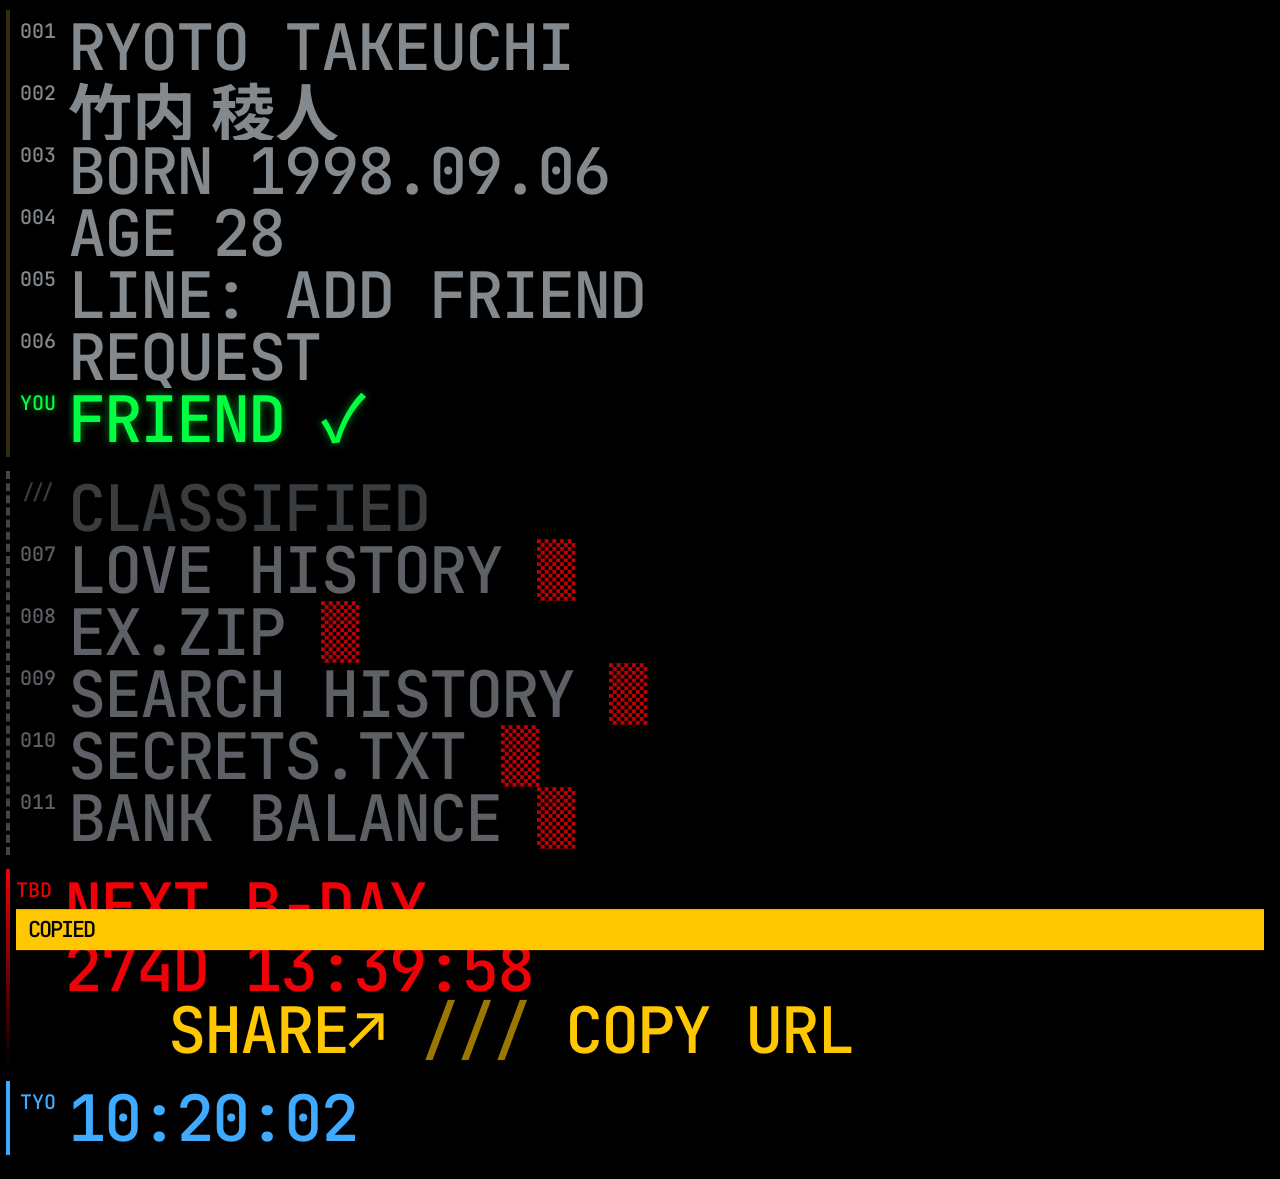
<file: index.html>
<!doctype html>
<html lang="ja">
<head>
<meta charset="utf-8">
<meta name="viewport" content="width=device-width, initial-scale=1, viewport-fit=cover">
<meta name="theme-color" content="#000000">
<title>RYOTO TAKEUCHI</title>
<meta name="robots" content="noindex, nofollow, noarchive">
<meta name="description" content="竹内 稜人 / Ryoto Takeuchi">
<link rel="preconnect" href="https://fonts.googleapis.com">
<link rel="preconnect" href="https://fonts.gstatic.com" crossorigin>
<link href="https://fonts.googleapis.com/css2?family=JetBrains+Mono:wght@500;700&family=Noto+Sans+JP:wght@700&display=swap" rel="stylesheet">
<style>
  :root {
    --bg: #000;
    --ink: #84898e;     /* 通常テキスト（グレー） */
    --hi: #fff;         /* ホバー */
    --gold: rgba(168,145,65,.3);
    --red: #f00007;
    --yellow: #ffc700;
    --blue: #40aaff;
    --mono: "JetBrains Mono", "Noto Sans JP", ui-monospace, Menlo, monospace;
    /* スマホ基準の大きめ可変サイズ */
    --fs: clamp(26px, 7.7vw, 64px);
    --lh: .97;
    --rule: clamp(3px, .8vw, 4px);
  }
  * { box-sizing: border-box; margin: 0; padding: 0; }
  html { -webkit-text-size-adjust: 100%; background: var(--bg); }
  body {
    background: var(--bg);
    color: var(--ink);
    font-family: var(--mono);
    font-weight: 500;
    font-size: var(--fs);
    line-height: var(--lh);
    letter-spacing: -.03em;
    text-transform: uppercase;
    min-height: 100svh;
    padding: calc(10px + env(safe-area-inset-top)) 0 calc(24px + env(safe-area-inset-bottom));
    -webkit-font-smoothing: antialiased;
  }
  a { color: inherit; text-decoration: none; }
  button { font: inherit; color: inherit; background: none; border: 0; cursor: pointer; text-transform: inherit; letter-spacing: inherit; text-align: left; }
  main { max-width: 1100px; }


  section {
    border-left: var(--rule) solid var(--gold);
    padding: 6px 12px 6px 10px;
    margin: 0 16px 0 6px;
  }
  section + section { margin-top: 14px; }

  /* ---- rows ---- */
  .row {
    display: flex; align-items: flex-start; gap: 0;
    width: 100%;
    white-space: nowrap;
    -webkit-tap-highlight-color: transparent;
    transition: color .08s;
  }
  .row .no {
    flex-shrink: 0; width: 4ch;
    font-size: clamp(11px, 4vw, 20px); line-height: 1;
    letter-spacing: 0; padding-top: .25em;
  }
  .row .txt { flex-grow: 1; overflow: hidden; text-overflow: clip; }
  .jp { font-family: "Noto Sans JP", sans-serif; font-weight: 700; letter-spacing: 0; }
  .row.act:hover, .row.act:focus-visible, .row.act:active { color: var(--hi); outline: none; }
  .row.act:hover .txt::after, .row.act:focus-visible .txt::after { content: "↗"; }
  .row.copy:hover .txt::after { content: "⧉"; }

  .sub { color: inherit; opacity: .55; }

  /* ---- 次の誕生日 / リンク ---- */
  section.next {
    border-left: 0; position: relative; cursor: default;
  }
  section.next::before {
    content: ""; position: absolute; left: 0; top: 0; bottom: 0; width: var(--rule);
    background: linear-gradient(180deg, var(--red) 0, var(--bg));
  }
  .next .row { color: var(--red); }
  .links { color: var(--yellow); white-space: normal; padding-left: 4ch; }
  .links a, .links button { display: inline; }
  .links a:hover, .links button:hover { color: var(--hi); }
  .sep { opacity: .6; }

  /* ---- 友達ステータス（NFCで来た人） ---- */
  .friend { color: #00ff41; text-shadow: 0 0 8px rgba(0,255,65,.5); }

  /* ---- 秘密 ---- */
  section.secret { border-left-style: dashed; border-color: #444; color: #5d6166; }
  .secret .head { color: #3a3d40; }
  .lock .txt::after { content: " ▒"; color: var(--red); opacity: .8; }
  .row.lock:hover .txt::after, .row.lock:focus-visible .txt::after { content: " ▒"; }
  .redact { background: currentColor; }

  section.clock { border-color: var(--blue); color: var(--blue); }

  .tab { font-variant-numeric: tabular-nums; }

  /* ---- toast ---- */
  .toast {
    position: fixed; left: 16px; right: 16px; bottom: calc(16px + env(safe-area-inset-bottom));
    background: var(--yellow); color: #000;
    font-size: clamp(14px, 4.5vw, 22px); padding: 10px 12px;
    transform: translateY(160%); transition: transform .18s steps(4);
    pointer-events: none;
  }
  .toast.on { transform: translateY(0); }
  @media (prefers-reduced-motion: reduce) { .toast { transition: none; } }
</style>
<link rel="stylesheet" href="retro.css?v=202611221706">
</head>
<body>
<main>
  <section>
    <a class="row act" href="profile.html"><span class="no">001</span><span class="txt" id="nameEn"></span></a>
    <button class="row act copy" id="nameJpRow"><span class="no">002</span><span class="txt jp" id="nameJp"></span></button>
    <button class="row act copy" id="bdayRow"><span class="no">003</span><span class="txt">Born <span id="bday"></span></span></button>
    <button class="row act" id="ageRow"><span class="no">004</span><span class="txt">Age <span id="age"></span></span></button>
    <a class="row act" id="lineRow" target="_blank" rel="noopener"><span class="no">005</span><span class="txt">LINE: Add friend</span></a>
    <a class="row act" href="request.html"><span class="no">006</span><span class="txt">Request</span></a>
    <div class="row friend" id="friendRow" hidden><span class="no">YOU</span><span class="txt">Friend ✓</span></div>
  </section>

  <section class="secret">
    <div class="row head"><span class="no">///</span><span class="txt">Classified</span></div>
    <button class="row act lock" data-secret="love"><span class="no">007</span><span class="txt">Love History</span></button>
    <button class="row act lock" data-secret="ex"><span class="no">008</span><span class="txt">EX.ZIP</span></button>
    <button class="row act lock" data-secret="search"><span class="no">009</span><span class="txt">Search History</span></button>
    <button class="row act lock" data-secret="txt"><span class="no">010</span><span class="txt">Secrets.txt</span></button>
    <button class="row act lock" data-secret="bank"><span class="no">011</span><span class="txt">Bank Balance</span></button>
  </section>

  <section class="next">
    <div class="row"><span class="no">TBD</span><span class="txt">Next b-day</span></div>
    <div class="row"><span class="no"></span><span class="txt tab" id="countdown">--D --:--:--</span></div>
    <p class="links">
      <button id="share">Share↗</button>
      <span class="sep">///</span>
      <button id="copyUrl">Copy URL</button>
    </p>
  </section>


  <section class="clock">
    <div class="row"><span class="no">TYO</span><span class="txt tab" id="clock">--:--:--</span></div>
  </section>
</main>

<div class="toast" id="toast">Copied</div>

<script src="retro.js?v=202611221706"></script>
<script>
/* ==================================================================
   PROFILE — ここだけ書き換えればOK
   ================================================================== */
const PROFILE = {
  nameEn:   "Ryoto Takeuchi",
  nameJp:   "竹内 稜人",
  birthday: "1998-09-06",                      // YYYY-MM-DD
  lineUrl:  "https://line.me/ti/p/9pq_8edbGT", // LINEアプリ「自分のQRコード → リンクをコピー」で取得したURL
};
/* ================================================================== */

const $ = (id) => document.getElementById(id);
const pad = (n) => String(n).padStart(2, "0");

const [by, bm, bd] = PROFILE.birthday.split("-").map(Number);
const bdayText = `${by}.${pad(bm)}.${pad(bd)}`;

function tokyoNow() {
  return new Date(new Date().toLocaleString("en-US", { timeZone: "Asia/Tokyo" }));
}
function ageAt(t) {
  let a = t.getFullYear() - by;
  if (t < new Date(t.getFullYear(), bm - 1, bd)) a--;
  return a;
}

$("nameEn").textContent = PROFILE.nameEn;
$("nameJp").textContent = PROFILE.nameJp;
$("bday").textContent = bdayText;
$("age").textContent = ageAt(tokyoNow());
$("lineRow").href = PROFILE.lineUrl;

let toastTimer;
function toast(msg) {
  const t = $("toast");
  t.textContent = msg;
  t.classList.add("on");
  clearTimeout(toastTimer);
  toastTimer = setTimeout(() => t.classList.remove("on"), 1400);
}
async function copy(text) {
  try { await navigator.clipboard.writeText(text); toast("Copied: " + text); }
  catch { toast(text); }
}
$("nameJpRow").addEventListener("click", () => copy(PROFILE.nameJp));
$("bdayRow").addEventListener("click", () => copy(bdayText));
$("copyUrl").addEventListener("click", () => copy(location.href));
$("share").addEventListener("click", async () => {
  const data = { title: PROFILE.nameEn, text: `${PROFILE.nameJp} / ${PROFILE.nameEn}`, url: location.href };
  if (navigator.share) { try { await navigator.share(data); } catch {} }
  else copy(location.href);
});

function tick() {
  const t = tokyoNow();
  $("clock").textContent = `${pad(t.getHours())}:${pad(t.getMinutes())}:${pad(t.getSeconds())}`;

  let next = new Date(t.getFullYear(), bm - 1, bd);
  if (t >= next) next = new Date(t.getFullYear() + 1, bm - 1, bd);
  const s = Math.floor((next - t) / 1000);
  const d = Math.floor(s / 86400), h = Math.floor(s / 3600) % 24, m = Math.floor(s / 60) % 60;
  $("countdown").textContent = `${d}D ${pad(h)}:${pad(m)}:${pad(s % 60)}`;
}
tick(); setInterval(tick, 1000);

/* ==================================================================
   NFCで来た人だけ：友達認定（チップには ...?nfc のURLを書き込む）
   ================================================================== */
const wait = (ms) => new Promise((r) => setTimeout(r, ms));
const FRIEND_KEY = "ryoto-friend";
function getFriend() { try { return JSON.parse(localStorage.getItem(FRIEND_KEY)); } catch { return null; } }
function showFriend() { if (getFriend()) $("friendRow").hidden = false; }
showFriend();

async function nfcWelcome() {
  const lines = [
    "> NFC CHIP DETECTED (13.56 MHz)",
    "> READING NTAG I2C PLUS ......... OK",
    "> HANDSHAKE WITH RYOTO.TAKEUCHI . OK",
    "> SCANNING YOUR VIBE ............ OK",
    "> VERIFYING FRIENDSHIP ...",
    "> ACCESS GRANTED_",
  ];
  const term = retro.screen("term", '<div id="termOut"></div>');
  const out = $("termOut");
  const s = document.querySelector(".w98-screen.term");
  const skipped = () => !document.body.contains(s); // タップ・キーで飛ばせる
  for (const line of lines) {
    const p = document.createElement("div"); out.appendChild(p);
    for (const ch of line) { if (skipped()) break; p.textContent += ch; await wait(12); }
    p.textContent = line;
    if (!skipped()) await wait(180);
  }
  if (!skipped()) { await wait(450); s.click(); }
  await term;

  let f = getFriend();
  if (!f) {
    const t = tokyoNow();
    f = { id: String(Math.floor(Math.random() * 9000) + 1000), since: `${t.getFullYear()}.${pad(t.getMonth() + 1)}.${pad(t.getDate())}` };
    try { localStorage.setItem(FRIEND_KEY, JSON.stringify(f)); } catch {}
  }
  showFriend();
  const a = await retro.dialog({
    title: "Friend Request Accepted",
    icon: "info",
    message: `Congratulations!\nYou have been recognized as a FRIEND by Ryoto Takeuchi.\n友達として認められました。おめでとう！\nFriend ID: #${f.id} / Since ${f.since}`,
    buttons: ["Add on LINE", "OK"],
  });
  if (a === "Add on LINE") window.open(PROFILE.lineUrl, "_blank", "noopener");
}
if (new URLSearchParams(location.search).has("nfc")) {
  history.replaceState(null, "", location.pathname); // 再読み込みやURL共有では出ないように
  setTimeout(nfcWelcome, 700);
}

/* ==================================================================
   CLASSIFIED：秘密の項目
   ================================================================== */
let loveTries = 0;
const SECRETS = {
  // 恋愛遍歴：パスワード画面 → 3回まちがえるとブルースクリーン
  async love() {
    const pw = await retro.dialog({
      title: "Enter Network Password", icon: "key",
      message: "LOVE_HISTORY.DB is password protected.\nPlease enter your password.",
      input: { label: "Password:", type: "password" }, buttons: ["OK", "Cancel"],
    });
    if (pw === null) return;
    if (pw === "19980906") { // 隠し正解：誕生日
      await retro.dialog({ title: "LOVE_HISTORY.DB", icon: "info", message: "Password accepted.\nLOVE_HISTORY.DB — 0 bytes.\n…それは秘密です。" });
      return;
    }
    loveTries++;
    if (loveTries < 3) {
      await retro.dialog({ title: "Error", icon: "error", message: `The password is incorrect. (${loveTries}/3)\nThis attempt has been reported to Ryoto.` });
      return SECRETS.love();
    }
    loveTries = 0;
    await retro.screen("bsod", `<div class="box">
      <div class="head">LOVE.SYS</div>
      <p>A fatal exception 0E has occurred at 0028:C0FFEE36 in VXD HEART(01) + 00010E36. The current relationship will be terminated.</p>
      <p>* Too many incorrect passwords.<br>* Press any key to stop asking about my love life.</p>
      <p class="cont">Press any key to continue <span class="cur">_</span></p></div>`);
  },
  // 元カノフォルダ：Not Found
  ex: () => retro.screen("apache", `<h1>Not Found</h1>
    <p>The requested URL /ex.zip was not found on this server.</p>
    <p>It was deleted a long time ago. Please move on.</p>
    <p>Additionally, a 404 Not Found error was encountered while trying to use an ErrorDocument to handle the request.</p>
    <hr><address>Apache/1.3.6 (Unix) Server at ryoto109.github.io Port 80</address>
    <p style="margin-top:24px;color:#888;font-size:13px">(tap anywhere to go back)</p>`),
  // 検索履歴：Forbidden
  search: () => retro.screen("apache", `<h1>Forbidden</h1>
    <p>You don't have permission to access /search-history on this server.</p>
    <p>Nobody does. Not even me.</p>
    <hr><address>Apache/1.3.6 (Unix) Server at ryoto109.github.io Port 80</address>
    <p style="margin-top:24px;color:#888;font-size:13px">(tap anywhere to go back)</p>`),
  // 秘密のメモ：黒塗りのメモ帳
  txt: () => {
    const r = (n) => `<span class="rd">${"x".repeat(n)}</span>`;
    return retro.screen("win", `<div class="w98 w98-note">
      <div class="w98-title"><span>SECRETS.TXT - Notepad</span><button class="w98-x" aria-label="Close">✕</button></div>
      <div class="menu"><span><u>F</u>ile</span><span><u>E</u>dit</span><span><u>S</u>earch</span><span><u>H</u>elp</span></div>
      <div class="paper">1. I actually ${r(6)} ${r(9)}.
2. My real ${r(5)} is ${r(7)}.
3. ${r(4)} ${r(11)} since 2009.
4. Never tell ${r(8)} about the ${r(6)}.
5. ${r(18)}

[REDACTED BY RYOTO.EXE]</div></div>`);
  },
  // 残高：お金
  bank: () => retro.dialog({
    title: "Online Banking", icon: "error",
    message: "Insufficient funds to display balance.\nError code: お金 0x00000000",
  }),
};
document.querySelectorAll("[data-secret]").forEach((b) => b.addEventListener("click", () => SECRETS[b.dataset.secret]()));

/* ---- 年齢をタップ：Win98風ダイアログ ---- */
$("ageRow").addEventListener("click", async () => {
  const a = await retro.dialog({
    title: "System Properties",
    message: `Age ${ageAt(tokyoNow())} is read-only.\nDo you want to roll back to ${bdayText}?`,
    buttons: ["Yes", "No"],
  });
  if (a === "Yes") await retro.dialog({ title: "Error", message: "Access is denied.\nTime only moves forward.", buttons: ["OK"] });
});


</script>
</body>
</html>
</file>
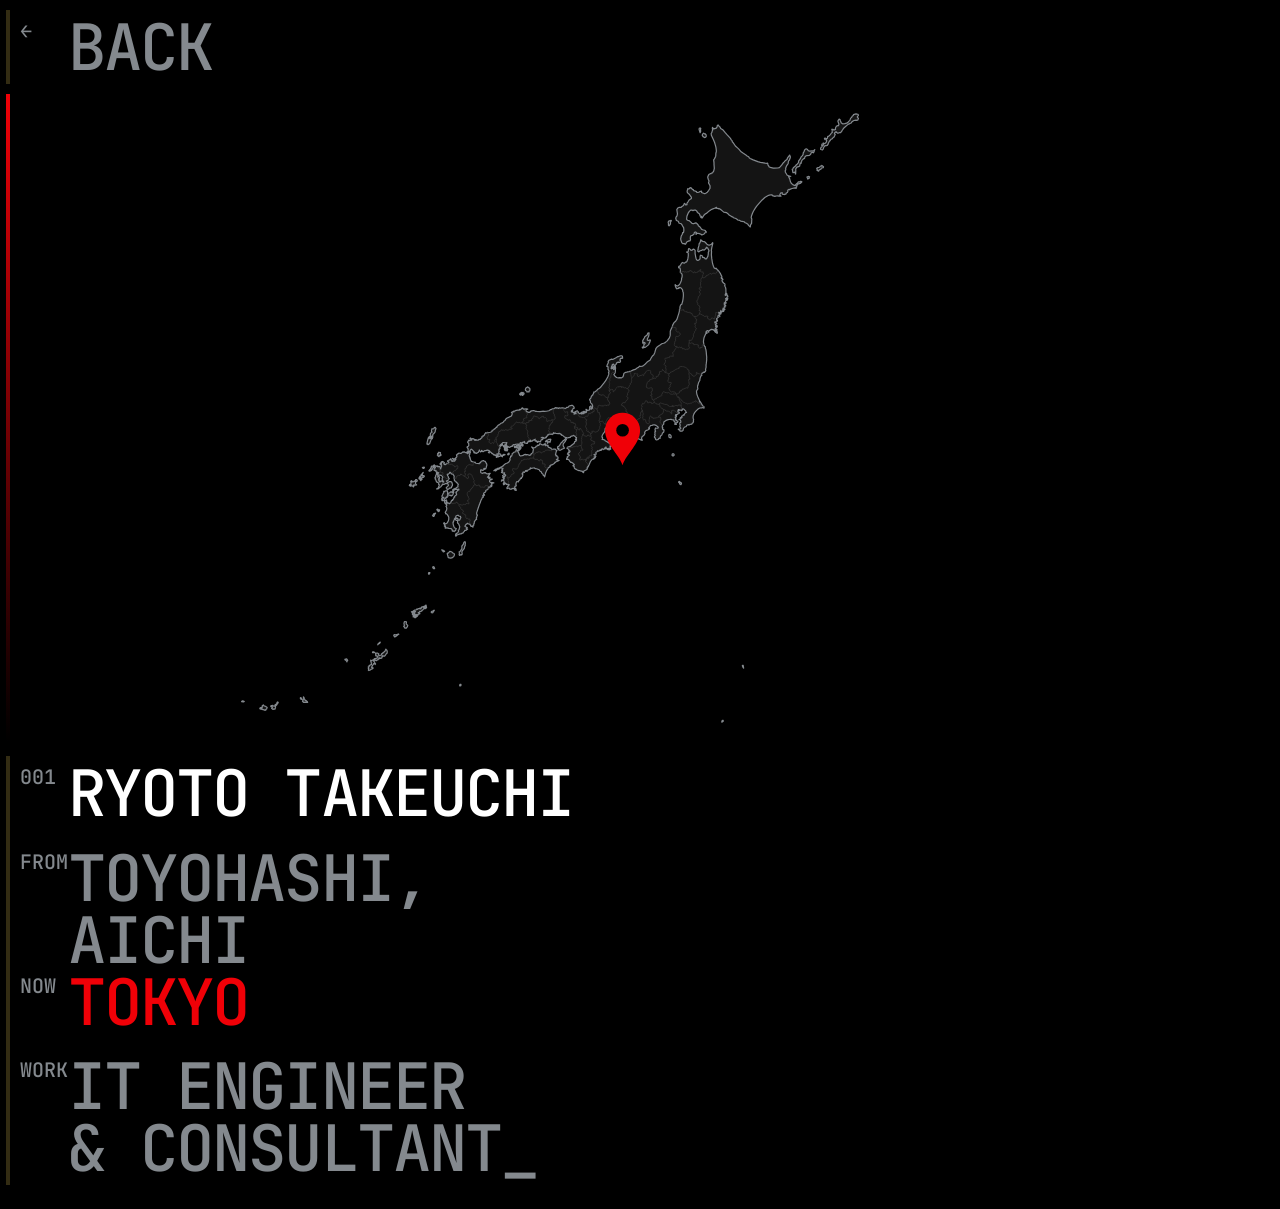
<file: profile.html>
<!doctype html>
<html lang="en">
<head>
<meta charset="utf-8">
<meta name="viewport" content="width=device-width, initial-scale=1, viewport-fit=cover">
<meta name="theme-color" content="#000000">
<title>PROFILE — RYOTO TAKEUCHI</title>
<meta name="robots" content="noindex, nofollow, noarchive">
<meta name="description" content="Ryoto Takeuchi — from Toyohashi, now in Tokyo">
<link rel="preconnect" href="https://fonts.googleapis.com">
<link rel="preconnect" href="https://fonts.gstatic.com" crossorigin>
<link href="https://fonts.googleapis.com/css2?family=JetBrains+Mono:wght@500;700&display=swap" rel="stylesheet">
<style>
  :root {
    --bg: #000; --ink: #84898e; --hi: #fff; --red: #f00007;
    --gold: rgba(168,145,65,.3);
    --mono: "JetBrains Mono", ui-monospace, Menlo, monospace;
    --fs: clamp(26px, 7.7vw, 64px);
    --rule: clamp(3px, .8vw, 4px);
  }
  * { box-sizing: border-box; margin: 0; padding: 0; }
  html { background: var(--bg); -webkit-text-size-adjust: 100%; }
  body {
    background: var(--bg); color: var(--ink);
    font-family: var(--mono); font-weight: 500;
    font-size: var(--fs); line-height: .97; letter-spacing: -.03em;
    text-transform: uppercase;
    min-height: 100svh;
    padding: calc(10px + env(safe-area-inset-top)) 0 calc(24px + env(safe-area-inset-bottom));
    -webkit-font-smoothing: antialiased;
  }
  a { color: inherit; text-decoration: none; }
  main { max-width: 1100px; }

  section { border-left: var(--rule) solid var(--gold); padding: 6px 12px 6px 10px; margin: 0 16px 0 6px; }
  section + section { margin-top: 14px; }
  .row { display: flex; align-items: flex-start; white-space: nowrap; }
  .row .no { flex-shrink: 0; width: 4ch; font-size: clamp(11px, 4vw, 20px); line-height: 1; letter-spacing: 0; padding-top: .25em; }
  .row .txt { flex-grow: 1; overflow: hidden; }
  a.row:hover, a.row:focus-visible { color: var(--hi); outline: none; }
  a.row:hover .txt::after { content: "↗"; }
  .hi { color: var(--hi); }
  .red { color: var(--red); }
  .gap { margin-top: .35em; }

  /* ---- WORK：タップで崩れて文字が降る ---- */
  .work { cursor: pointer; -webkit-tap-highlight-color: transparent; outline: none; }
  .work:hover .wt, .work:focus-visible .wt { color: var(--hi); }
  .work .row:last-child .wt::after { content: "_"; animation: blink 1s steps(1) infinite; }
  .work.busy .wt::after { content: none; }
  @keyframes blink { 50% { opacity: 0; } }
  .wt.gone { visibility: hidden; }
  #rain {
    position: fixed; inset: 0; width: 100%; height: 100%;
    z-index: 5; pointer-events: none; opacity: 0; transition: opacity .8s;
  }
  #rain.on { opacity: 1; transition: none; }

  /* ---- map ---- */
  .map { border-left: 0; position: relative; padding: 0; margin: 10px 16px 0; }
  .map::before {
    content: ""; position: absolute; left: -10px; top: 0; bottom: 0; width: var(--rule);
    background: linear-gradient(180deg, var(--red) 0, var(--bg));
  }
  svg { display: block; width: 100%; height: auto; max-height: 72svh; }
  .land { fill: #141414; stroke: var(--ink); stroke-width: 1.2; stroke-linejoin: round; opacity: 0; transition: opacity .9s; }
  .borders { fill: none; stroke: #3a3a3a; stroke-width: .7; opacity: 0; transition: opacity .6s .4s; }
  .aichi { fill: var(--ink); opacity: 0; transition: opacity .5s; }
  .on .land, .on .borders { opacity: 1; }
  .route { fill: none; stroke: var(--red); stroke-width: 2.2; stroke-linecap: round; }
  .route.trail { stroke: var(--hi); stroke-width: 1; stroke-dasharray: 3 5; opacity: .5; }
  .label { font-family: var(--mono); fill: var(--hi); font-size: 44px; letter-spacing: -.02em; opacity: 0; transition: opacity .35s; }
  .label.sub { fill: var(--ink); font-size: 26px; }
  .label.show { opacity: 1; }
  .ring { fill: none; stroke: var(--red); stroke-width: 3; opacity: 0; transform-box: fill-box; transform-origin: center; }
  .ring.go { animation: ring 1.6s ease-out infinite; }
  @keyframes ring { 0% { opacity: .9; transform: scale(.3); } 100% { opacity: 0; transform: scale(2.6); } }
  .pinbody { transition: fill .6s; }
</style>
<link rel="stylesheet" href="retro.css?v=202611221706">
</head>
<body>
<main>
  <section>
    <a class="row" href="./"><span class="no">←</span><span class="txt">Back</span></a>
  </section>

  <section class="map">
    <svg id="map" viewBox="0 0 1000 1000" role="img" aria-label="Map of Japan: from Toyohashi, Aichi to Tokyo">
      <path class="land" vector-effect="non-scaling-stroke" d="M742.8,151.5L744.8,149L747,145.5L747,141.5L744.6,137.2L745.4,134.2L744.2,131.6L743.4,128.6L743.6,127.5L745.1,124.4L747.3,123L748.5,122.9L748.9,122.2L750.6,121.9L752,119.9L752.7,118.7L753.3,115.8L753.6,114.8L753.1,108.7L753.1,106.3L752.6,101.7L753.7,100.1L755.6,96.3L755.8,95.2L756,90.9L756.6,89.5L756.7,87L756,82.1L755.4,79.7L754.5,76.6L754,74.8L751.9,69.9L749,63.6L748.7,61L749.9,59.1L750.2,57.5L751.2,55.1L750.5,54L750.7,51.4L752.7,53.7L756.6,52.6L757.9,50.7L758.3,48.5L759.8,47.9L760.8,49.7L762.3,50.8L763.4,53.1L767.2,55.6L770.4,59.7L773.1,62.8L777.4,67.4L778.2,67.9L779.7,70.8L781,71.9L781.3,73.7L782.6,75L786.1,80.2L789.8,83.6L791.4,85.1L795,89.2L798.4,91.6L802.3,94L804.2,95.6L806.6,96.8L807.4,98.5L808.9,99.5L813.6,101.7L820.7,104.4L824.7,105.5L831.9,106.7L834.8,107.1L835.9,106.7L836.4,109.8L837.4,110.6L837.9,112.2L840.1,113.3L844.4,114.3L846.3,114.4L851.2,114.2L853.9,113.5L855.1,112.5L857.7,109.5L860.2,105.8L861.1,105.2L863.5,102.5L865.7,101L866.6,98.5L869.8,94.2L871,97.2L870.5,99.3L869.4,101.9L868.2,103.3L867.6,105.5L867.8,106.4L867.2,107.8L865.3,110.4L863.6,114.6L863.9,116L863.5,117.7L862.9,118.4L863.3,120.8L866.1,125.4L869.4,126.5L871.5,127L870.6,127.4L869.4,126.5L867.8,126.2L867.9,126.9L869.8,130.6L871.1,135.5L872.3,137.7L875.1,140.3L878.6,141.3L879.4,139.5L882.9,136.3L883.2,135.4L885.5,135.6L886.8,134.8L888.6,135.3L888.3,136.3L886.1,138L882.3,139.1L881.7,140.6L880.9,140.5L880.8,143.2L879.5,144.7L879.9,145.7L878.1,144.8L873.6,145.8L871,146.7L869.7,147.8L868.6,147.2L866.9,148.6L867.1,150.4L866.3,152L864.5,152.9L864.4,154.2L863.5,154.5L862.4,155.2L861.3,154.8L859.6,155.1L858.1,154L858.7,152.4L856.3,152.4L854.9,154.8L854.6,155.8L856.5,157.7L853.3,157.6L851.8,157.2L848.5,157.4L847.1,158L843.1,156.9L842.8,155.7L841.3,155.5L838.6,156L836.7,156.7L831.5,159.8L827.4,163.5L821.9,169.6L819,172.9L816.8,176.1L814.1,180.6L812.8,183.3L810.9,188.4L810.5,191L811.5,192.8L811.3,194.7L811.1,199.7L809.5,201.8L809.1,205.2L806.4,202.8L805.4,201L803.1,199.5L801.2,198.7L799.5,197.1L796.2,196.5L794.6,196.4L792.7,195L789.8,194.4L789,193.6L786.8,192.2L783.2,191L782.1,189.7L780.8,189.5L778.4,188L776.4,186.7L774.5,184.7L772.2,183L768.1,182.3L765.9,180.4L762.9,177.9L760.7,176.9L760.3,177.3L760.3,176.8L756.2,176.2L754.8,176.3L756.9,175L753.9,176.4L750.5,177.6L747.9,178.9L745.8,180.4L741.2,184.4L740.6,184.5L739.6,185.1L737.5,187.1L736.3,189.1L734.5,191.4L732.7,190.6L732.9,189.4L733.8,190.5L734.1,189.1L731.5,188L731.2,186.3L730.2,184.5L729.1,184.1L726.9,181.9L727,181.4L725.3,179.7L724.4,179.1L722.5,179.1L720.6,180L719.1,179.1L717.1,179.1L715,181.2L713,184.3L711.3,188.7L710.8,192.9L711.2,194.1L713,195.2L714.4,195.3L716.9,197.4L718.9,199.5L720.9,200.3L725.1,198.9L726.9,199.8L727.2,200.6L728.3,201.5L729,203.3L730.5,204.5L731.9,205.6L733.7,208.5L735.5,209.5L738.7,210.3L740,211.1L740,212.1L741.3,212.7L740.5,214.1L739,214.1L737.8,216.1L734.3,217.6L733,216.5L730.5,215.5L727.8,214.9L726.4,215.3L725.4,216.5L725.1,215.5L726.2,214.5L725.6,213.5L724.1,212.9L722.8,213.6L722.1,216.5L720.6,217.4L719.6,218.4L717.4,218.7L716.6,220.3L716.5,223.6L716.9,225L715.9,226.6L714.4,226.7L711,228.3L709.2,231.7L708.5,231.9L707.2,230.7L704.9,231L703.3,229.3L701.9,225.4L701.7,223L702,221.9L702.5,219.2L704.2,216.4L704.6,214L705.8,213.9L706.2,213.1L706.6,210.1L706.4,207.5L705.9,205.2L705.4,205.1L704.2,202.8L702.7,200.5L701.5,199.8L699.3,199.5L697.9,196.4L695.1,195.3L694,191.8L694.5,189.9L696,188.1L696.7,185.1L695.7,178.4L697.2,176L699,175L702.4,175L703.6,173.5L706,172L707,169.6L707.4,168.8L709.1,170.2L709.4,171.3L711.3,170.8L711.3,168.6L713,166.4L713.7,165.1L714.7,163.6L718.2,161.2L718.3,159.6L715.6,155.6L714.8,154.6L712.7,153L711.6,151.2L711.9,148.5L712.6,147L712.3,146.2L714.7,146.3L715.8,145.6L716,144.4L717.9,144.9L718.4,145.8L720.6,147.7L721.3,147.7L721.7,149L723.7,149.6L726.2,150.7L726.7,152L728.4,151.7L730.6,151.2L731,150.5L733.9,149.9L733.8,152L738.8,153.9L741,152.8ZM897.9,131.3L896.5,128.1L898.4,127.2L900.6,127.7L899.8,129.2L900.1,130ZM683.7,203.4L682.8,202.6L682.8,199.7L682.3,197.8L683.2,196.2L686.9,195.1L687.3,195.6L685.9,197.9L686,199.6L685.5,201.4ZM731.7,59.8L730.1,55L730.3,53.1L731.7,52.4L732.7,53.2L732.3,53.9L732.5,57.9ZM738.7,67.3L736.2,65.8L734.9,63.6L735.5,61.9L737,60.3L738.2,61.4L739.2,61.3L740.8,62.9L741.2,65.1L740,66.8ZM913.9,119.1L912.8,117.3L912.1,117.8L912.3,115.8L911.6,114.8L912.3,114.1L915.8,113.1L917.3,111.1L918.7,111.3L919.5,110.2L922.1,112.3L921.8,113.5L919.3,114.2L918.2,115.2L918.2,116.2L915.4,117L914.9,118.7ZM888.3,103.8L887.6,105.7L887.7,106.7L886.5,106.8L885.5,109.1L885.4,111.2L883.5,112.2L881,112.8L879.2,115.6L879.3,118.6L879.1,123.5L878.5,123.1L878.8,120.9L878,120.5L875.1,121.5L874.5,120L874.6,119.1L873.8,116.1L874.7,115.7L875.5,113.8L879.2,110.8L879.4,109.9L881.7,108L883.8,105.5L883.5,103.7L886.1,100.2L887.5,97.1L889.2,95.5L890.6,93.3L890.8,90.8L892.1,89L892.8,86.6L894.2,84.9L896,84.8L897.4,85.7L898.3,87.3L901,88.3L905.1,87.9L907.2,87.2L908.6,86L907.9,87.2L907.5,89.4L906.3,90.7L904.9,89.8L902.8,91.1L902.5,92.6L900.5,94.6L896.4,95.2L894.7,95.7L893.4,97.1L892.8,99.4L891.1,100.1L888.7,102.4ZM961.1,46.6L959.9,46.8L953.1,52.8L952,54.6L950.5,56.7L950.2,57.7L948.1,59.8L946.3,59.7L944.3,60.7L942.4,59.5L942.2,58.5L940.8,58.6L939.2,60.2L939,61.6L940.2,62.1L938.9,65.4L937.6,67.2L936.5,67.6L935.8,69L934.4,69.5L932.8,70.8L932.4,71.9L931.3,72.4L929.5,76L929.4,77L927.9,79.3L926,79.8L924.8,79.5L922.6,81.9L921.6,85L920.6,86.2L917.7,85.6L917.5,84.7L918.2,82.4L919.3,81.9L920.1,80.6L919.3,79.5L919.7,77.2L920.2,78.8L921.3,79.4L922.1,78.4L922.2,76.7L921.2,76L921.9,75.6L923.6,76.5L925,75.9L926.6,74L927,71.7L926.6,70.6L924.6,70.6L923.5,68.8L924.4,67.9L926.8,69.1L928.1,68.3L928.5,65.8L930.4,64.7L932.3,63.1L934.7,59.8L935.7,59.3L935.4,57.8L935.5,54.8L934.6,54.4L936.8,54.4L937.4,55.3L939,55.5L940.6,54.6L940.5,52.4L941.3,51L941.7,50L944.3,48.7L945.1,48.9L945.9,46.7L944.3,42.1L944.8,40.6L946.2,38.7L947.6,39.3L947.8,40.4L949.6,44.8L951.6,46L954.8,45.8L957.7,44.9L960,43.8L960.2,43L962.8,40.7L963.8,37.7L965.8,35.6L966.2,34.3L968,33.2L968.3,31.9L972.2,30.6L975,31.2L975.9,32.2L975.8,33.4L974.4,34.6L974.4,36.1L976,37.5L975.1,40.1L973.4,40.8L972.2,40.4L969,40.9L965.9,43L964.9,44.8L963.1,45.2ZM760.5,338.5L761.7,341.7L762.1,343.5L760.6,341.5L759.3,342.1L759,343.8L759.7,344.7L757,346.7L757.3,348.4L758.5,348.8L758.3,350.4L757.4,349.8L756.2,351.8L754.4,351.8L754.5,353.2L756.3,353.1L757.4,353.7L757.3,354.6L755.1,356L756.5,358.1L757.7,357.3L758.2,358.4L757.9,359.8L757.1,358.9L755.5,358.6L756.5,360.4L756.1,362.3L754.9,362L755.9,363.1L755.8,364.2L757,364L758.1,363.8L756.2,365L757.3,365.2L758.3,367.6L757.8,369.6L757.2,368.4L755.1,367.7L756,367L753.9,366L754.5,365.2L753.6,363.9L752.9,364.7L751.8,363.5L748.6,363.3L748,363.9L745,365.8L744.9,367.7L743.8,365.2L742.4,365.2L741.5,366.6L740.7,367.1L740.7,368.5L742.1,367.9L742.6,368.7L741,369.8L740.6,369.7L740.6,369.6L740.6,369.6L740.5,369.6L738.3,374.5L737.6,376.4L737,380.2L736.8,382.5L737.5,386.8L738.6,389.2L739.6,390L739.8,392.4L740.6,394.5L741.1,397.9L741.6,403.7L741.8,405.8L741.8,407.6L741.8,407.6L741.7,407.6L741.8,410L741.6,412.5L741.2,415.8L740.8,418.4L740.9,421.6L740,424.9L740.4,426.7L739.9,427.9L738.3,429.5L737.8,429L735.5,430.7L734.6,430.8L733.8,433L734.3,434.2L733.1,434.7L731.8,437.9L731.3,440.4L731.3,441.8L729.2,445.7L728.1,449.8L727.8,449.9L727.7,452.3L728.2,455.2L727.3,456.3L726.1,458.4L726.1,459.9L726.6,463.1L728.2,467.6L731.2,474.2L730.5,475.1L731.8,474.7L734.3,479L736.4,482L737.1,482.4L737.7,482.8L737.7,484.7L735.7,483.9L733.9,484.5L731.2,484.6L729,485.8L726.7,487.8L725.5,489L723.5,491.4L722.1,493.7L721.6,494.8L721,497.2L720.8,498.8L721.1,501.1L721.7,502.2L721.3,503.6L721.5,505.1L720.8,507.3L719.4,508L718.7,509.6L715.9,509.9L714.5,510.8L713.8,510.3L710.9,511.2L710.6,512.6L709.6,513.5L708.3,513.7L706.2,515.6L705.5,517.5L705.6,518.7L704,520.2L701.1,520.4L700.6,520.1L700.1,518.7L698,517.8L698,517.2L699.4,517.3L701.7,516.6L701.7,515.5L700.8,514.7L700.3,513.2L700.9,511.7L701,510.4L700.2,509.3L700.4,507.4L701.9,506.4L701.8,504.7L701,503.1L699,502.3L700.2,502.1L701.3,500.6L701.1,499.5L702.6,500.1L703.7,499.2L702.9,497.4L704.8,496.5L705.7,496.2L705.4,495.3L707,494.8L707.4,495.3L707,494.6L709.2,491.6L710.7,491.5L709.8,491.1L709.6,489.5L707.2,487.1L706.5,486.5L705.1,485.8L703.5,487L704.3,487.6L702.8,488.7L701.9,487.8L700.9,487.6L699.5,487.7L699.2,488.6L698.4,487.7L698.9,487L698,487.1L697.5,488.4L697.3,490L698,491.3L698.8,490.8L699.7,492.2L699,492.8L696.2,494.4L693.8,495.1L693.5,496.2L695.4,496.7L694.7,498.3L694.1,497.9L693,498.7L693.8,499.5L694.3,501.1L693.4,501.8L693.6,501.7L693.6,501.7L694.4,501.6L693.5,503.1L694.9,503.4L695.8,504.5L697.6,504.9L696.8,505.5L696.8,506.8L694.6,507.7L694.3,508.5L695.1,510L692.7,510L692.9,507.8L693,506.4L691.4,505L691.2,503.6L690.5,503L688.2,502.6L686.4,502.1L684,502.3L682.4,502.5L680.2,503.2L679,503.7L675.7,506.1L675.5,508.5L675.5,509.8L674.6,510.1L673.3,512.3L673.2,514.3L674.1,515L673.6,516.5L674,517.5L675.8,518.3L675.9,519.5L675.4,521.8L673.6,523L672.7,526L671.6,526.9L670.5,527.8L670.4,529L669.7,530.2L670.2,531.2L669.2,531.1L667.7,531.8L667.2,532.9L664.3,533.9L663.1,533.2L662.4,531.8L662.9,531.1L661.2,529.8L661.2,528.8L662.4,527L661.6,525.3L662,525L662.1,522.7L661.7,521.6L662.9,520.5L662.4,519.2L662,518.1L662.8,515.4L664.9,515.8L666.7,515.6L667.1,514.3L664.3,511.7L661.5,510.6L659.6,510.4L657.4,511.4L655.1,511.6L653.6,514L652.6,514.6L652.4,516.4L653.6,515.9L652.9,517.2L651.4,518.2L649.2,519L647.2,520.2L646.9,521L646,522.4L646.5,523.9L644.9,526.8L643.1,528L642.1,529L641.3,531.1L641.6,533.3L642.6,534L641.2,534.2L637,532.3L633,531.3L630.9,531.2L626.8,532.1L622.4,531L619.4,530.6L615.3,530.8L610.1,531.9L604.5,533.6L602.8,534.3L601.1,534.2L598.2,534.8L599.7,531.7L601.9,532.3L602.4,531.4L603.9,531.3L607.1,529.7L607.2,528.8L608.6,528.3L608.8,530.5L609.4,528.1L609.5,525.5L608.6,524.6L607.5,524.9L605.8,524.3L605,524.6L604.6,526.1L603.8,525.6L602,525.4L600.9,526.1L600.2,525.6L598.7,526L597.6,524.2L596.7,524L596.1,522.5L597,520.1L597.3,518L597.2,517.9L596.9,519L596.8,520L595.6,522.1L594.8,524.3L594.6,526.2L595.6,527.2L596.8,529.3L595.1,529.2L592.3,527.1L591.9,526.5L592.7,524.2L592.5,522.1L591.3,521.1L591.4,518.6L591.3,517.4L592.4,515.5L593.1,515.6L592.5,515.2L593.2,513.9L593.1,512.3L592.3,514.5L592.3,512.3L591.5,512.4L592,514.6L591,514.8L590.8,513.6L590.4,515.3L589.5,515L588.8,514.3L587,514.9L586,515.6L585.2,516.1L584.8,520.2L583.7,522.3L582,524.4L580.7,526.7L580.1,529.2L581.1,530L581.1,532L580.4,533.1L583.1,533.5L584.7,534.2L585.1,535.1L587.8,536.4L589.4,537.7L590.6,537.8L590.8,538.8L591.3,537.9L592,539.1L592.6,539L593.2,540.9L593.7,540.2L594.7,540.8L594.8,542L594.2,543.7L592.6,543.1L592.7,544.8L593.7,548.1L592.6,548.2L591.6,549.2L588.2,548.3L588.7,548L591.2,548.3L591.5,546.7L588.2,547.3L587,546.9L585.9,547.6L586.8,545.2L586.2,544.8L584.2,546.5L585.5,546.2L582.9,548.7L580.9,547.6L579.2,548.3L579.6,549.5L578.4,550.1L577.3,549.3L576.4,550.3L574.3,551.3L573.4,550.7L572.8,552L570.8,552.8L571,554.8L571.6,555.6L569.8,556L569.2,556L567.9,556.5L569.6,557.1L569.4,558.2L570.8,559.1L569.7,561.5L568.1,559.9L568.9,562.2L567.7,562.3L567.6,563.4L566.5,563.2L564.6,564.3L562.6,566.8L561.3,569.8L560.5,572L559,574.3L559.2,575.3L557.8,575.3L557.6,576.6L557.3,577L557.3,577.4L557.7,578.4L556.2,579.8L552.4,581.7L551.7,583.3L551.9,584.4L550.6,583.8L551.5,583.4L550.9,582.4L549.7,582.6L548.8,581.9L547.4,582L546.4,581.2L544.5,581.1L541.8,580.3L541,579.1L539.9,579.2L538.1,577.9L537.3,576.8L537.6,575.1L535.3,573.8L536.3,572.6L537.3,572.8L537.5,571.7L535.6,570.3L535.1,569.4L533.1,568.5L531.9,568.6L532,567.8L530.7,567.1L529,564.3L527.6,563.5L525.5,564L525.9,561.9L527.3,560.7L526.5,560.6L527,559L528.5,558.7L528.7,558L530,557.4L528.8,556.2L526.9,555.7L527.9,553.7L529.1,553.7L528.4,552.7L530,552.9L530.9,551.8L530.5,550.5L529.3,550.7L529,548.8L527.2,547.1L526.3,547L526.8,545.2L527.5,544.9L531.2,543.9L533.4,542.2L534.4,541.4L534.8,541L536.4,539.8L537.5,538.6L537.9,536.8L538.1,536.5L539.7,536L540.4,535.1L540.8,534.4L539.5,534.2L539.2,532.4L540.9,533.9L540.5,532.1L541,530.4L539.7,530.1L539.4,528.3L538.3,528.3L536.6,526.8L535.8,527L535.2,527.7L533.3,527.9L531.1,529.4L531.3,530L528.7,530.3L526.8,530.9L525.3,530.1L523.9,530.1L521.3,528.4L519.9,527.2L519.1,526.6L517.8,526.5L517.8,525.4L517.4,525.8L516.1,524.4L514.2,523.7L512.6,524.1L509.2,523.7L507.6,523.2L505.6,524.3L505.5,522.7L504.8,524.4L503.3,525.5L501.7,524.6L500,525.6L499.6,525L498.1,525.1L496.6,525.8L497.2,526.4L495,528.5L494.3,528.5L494.3,530.2L493.4,530L492.1,531.2L490,531.2L490.2,530.2L487.9,529.9L486.5,530.5L489.2,530.7L489.2,531.7L489.2,532.4L487.7,533.5L486.4,533.8L485.4,536L485.7,536.8L483.4,536.6L481.7,535.8L480.8,536.4L481.2,537.7L480.1,537.2L478.6,535L478.4,535.8L477,535.4L477.1,532.6L476.6,533.8L475.4,533.4L475,534.1L473.3,534.4L473.2,535.4L472.2,535.7L471,535.8L469.6,534.1L470.5,536.1L469.1,536.6L468.9,535.5L467.9,535.7L467.6,534.8L467.2,536.7L466.2,536.6L465.2,537.4L465,539.1L463.7,539.2L461.5,538.6L460.4,538.5L461.1,537.4L460.4,536.2L460.1,536.9L456.7,538.1L455.4,538.5L454.2,537.9L453.8,540L451.3,540.7L450.6,540.3L447,540.5L445.5,541.8L444.8,540.9L443.5,541.1L442.9,542.5L441.8,542.2L442.4,543.5L439.5,544.2L437.2,545.5L435.9,544.2L434.8,545.5L433.7,545.7L433.5,544.4L434.4,543.5L433,542.8L432.8,541L432.4,540.3L433.1,538.5L433.4,538.3L433.6,538.3L433.6,538.3L433.4,538.1L430.8,538.5L429,537.8L427.1,538L426,539.4L422.9,542L422.1,543.2L423,544.3L422.6,544.9L422.8,547L422.3,547.9L421.2,547.9L421.2,550.8L421.6,551.4L420.6,554.4L420.1,555.2L418,555.2L417.8,557.8L418.8,559.5L418.6,560.3L417.2,560.7L417.2,559.5L417.4,558.8L415.9,557.9L415.3,556.5L414,557.4L411.6,555.1L410.9,555.2L409.5,553.6L407.5,552.2L405.8,553.1L406.3,554L404.9,553.3L407.1,551.5L406.2,550.3L404.3,550.3L404.4,549.6L402.9,549.6L401.6,550.3L399,550.4L396.7,551.9L395.4,551.6L395.6,551L394.3,550L394.4,551.2L392.7,552.4L391.6,550.9L391,549.3L390.6,551.1L390,551.5L389.5,552.8L386.3,554.6L383.8,553.5L383,553.9L382.5,553L383,552L381.2,550.6L380.2,549L379.3,548.9L378.5,548L377,549.7L376.4,551L373.7,552.9L373.6,554L372.8,553.8L371.9,552.4L372.9,552.6L373.6,551.1L373.7,547.6L372,545.4L372.3,544L373.3,544.1L374.6,542.7L374.6,539.6L372.8,537.3L373.9,535.8L374.5,534.1L375.3,535.1L377.2,534.2L379.2,534.1L378.7,532.6L376.3,532.3L377.2,530.8L378.3,532L379.8,532.3L380.8,531.8L382.9,532.5L383.6,534.3L385.2,533.4L385.8,534.6L386.2,533.6L388.7,534.4L389.8,533.9L390.2,532.9L392.2,533L393.3,531.6L395.2,530.1L394.9,528.7L395.6,528L396.8,528.1L398.8,526.2L399,525.2L400.9,522.7L402.4,523.2L404.1,522.1L404.5,522.5L407.9,522L409.8,521.2L410.8,520.2L410.6,519.2L411.7,518.9L413.6,517.8L414.1,516.7L415.3,516.3L417.3,514L417.9,514.5L418.4,512.9L420.2,511L421.4,510.6L425,507.7L426.4,507.5L427.8,506.5L428.6,505.1L430.6,503.9L431.5,501.9L433.8,500.1L436.1,499.1L437.9,497.9L439.7,497.4L441.3,495.3L441.7,492.4L440.4,491.6L442.3,490.2L443.2,490.7L444.9,490.4L443.9,489.5L445.9,489.2L447.7,488.1L450.3,488L452.6,488L453.1,486.6L454.8,487L456.4,485.1L457.4,485.4L457,484.4L458,484.6L458.9,486.2L463.5,486L465.7,486.4L462.7,487L463.2,489.2L465,490.6L467.2,491.3L467.8,491.5L469.2,490.9L469.8,489.8L471.7,489L475.1,488.4L475.7,488.9L477.9,489.7L479.7,489.9L484.6,490.1L487.6,489.9L488.6,489.5L491.5,489.8L494.3,489.6L498.2,488.8L500,487.8L500.9,486.9L502.1,487L503.4,486L506.4,485.5L508.8,484L510.3,484.7L511,484.3L512.8,485.3L514.1,484.2L515.6,484.8L516.6,484.6L518.8,484.2L521.4,484.8L523.4,485.4L525,484.6L525.7,483.5L527,483.6L528.5,482.9L529.4,481.5L533.4,480.4L534.8,480.4L536.6,482.4L537.3,483.8L537.1,485.2L536,485L534.9,487L533,489.1L533,490.6L534.3,488.5L535,488.5L534.8,490.7L536.4,491.7L537.7,491.3L538,492.2L537.1,494.2L538.4,493.5L538.5,492.8L540.3,493.4L540.1,491.7L538.4,492.3L538.1,490.9L539.7,489.8L541.4,489.6L541.7,488.5L542.4,489.6L543.6,490L542.9,491.3L544.1,491.6L545.2,493.1L546.7,493L547.7,492.1L549.9,490.7L548.8,491.9L548.5,493.2L547.8,493.2L547.7,493.5L549.2,493.7L549.8,493.1L552.5,493.2L553.4,491.2L551.8,491.9L550.9,490.8L551.8,489.8L553.1,489.9L553.3,491L554.1,490.7L554.8,491.8L556.1,491.4L555.5,489.8L556.3,490.2L556.9,488.4L555.9,488.1L555.5,486.6L556.6,487L557.3,488.2L559.9,488L561.7,486.8L560.9,486.1L561.4,484.9L561,482.9L563,481.4L563.7,482.6L563.6,484.5L563.2,485.1L564.1,486.2L565.4,485L565.9,481.4L564.9,478.8L562.9,476.6L562.3,475.6L562.4,473.8L561.1,471.9L561.3,471L563,469.4L563.9,466.4L566.2,464.1L566.4,463.3L567.7,461.1L567.4,459.9L569.5,459.6L571.7,458L573.7,455.6L576.3,454.2L578.3,452.2L579.7,450.4L583.1,446.2L585.4,443.1L587.2,440.3L589.3,436.4L590.5,433.1L590.8,430.7L590.2,430.2L591,428.7L590.9,427L589.4,424.6L589.7,422.8L589.4,420.8L587.6,420.5L588.6,417.3L590.1,414.4L589.6,412.9L590.9,411L595.1,409.1L596.8,409.7L602.6,406.6L604.7,405.2L605.8,405.2L608.8,403.9L611.1,403.9L611.9,405.1L611.5,405.8L612.2,407.4L611.5,407.9L609.7,407.8L608.6,408.2L607.9,410.8L608.8,411.5L608.8,412.9L607.7,414.2L605.2,413.8L602.9,414.9L602.3,416.3L601.8,417.6L599.6,419.1L597.7,417.5L598.2,416.9L596.1,417.6L596.9,418.1L595.4,419.7L594.9,420.7L595.7,421.1L595.5,422.3L594.3,422.5L594.3,423.6L595.1,424.2L596.3,423.2L597.3,423.5L598.2,425.2L599.2,424.8L600.3,422.5L601.3,422.5L600.9,425.6L601,429.1L600.3,430.7L598.5,432.9L599.7,434.9L601.5,436.4L602.5,437.3L602.4,437.4L602.3,437.4L602.7,437.5L605.4,438.1L607.8,437.8L610.3,438.1L612.7,436.3L613.6,433.6L613.7,432.1L614.3,430.9L616.8,429.5L618.4,429.2L621.7,428.4L625.1,427.4L628.7,425.8L631.5,425L634.9,422.5L636.5,421.9L637.1,421.1L638.3,419.9L640,420.5L642.7,420L643.7,419.5L647,416.6L649.5,414.1L652.2,412.1L654.3,410.9L656.5,406.7L658,404.4L659.9,402.9L660.4,402L661.8,398.9L662.4,396.3L663.6,392.4L665.2,390.5L669.8,387.4L672.5,385.4L675.3,384.6L677.7,383.6L679.9,381.8L680.8,381L684.2,376.4L685.5,372.5L685.6,365.9L686.6,363.4L688.7,359.3L688.8,358.5L689.3,356.7L691.5,352.6L693.9,350.7L696,347.5L697.9,341.2L698.6,339.3L699.9,334.3L699.6,333.3L700.8,330.2L700.4,329.1L701.5,325.8L703.3,324.6L704.7,319.9L705.4,315.7L705.8,312L705.8,308.8L705.6,306.1L704.9,304.6L704.7,302.8L704.1,301.4L702.4,299.5L700.8,298.6L698.7,298.9L698.8,300.1L696.6,300.2L695.2,300.6L694.3,298.3L693.5,297.5L693.9,296.1L693.1,295.2L693.2,294L694,295.1L696.6,296.2L698.1,295.6L700.5,292.9L701.5,290.9L702.4,288.6L703.1,286.1L702.9,285.3L703.8,282.4L704,279.7L703.5,277.5L701,275.2L701.3,272.3L701,269.8L700.2,268.2L698.7,268.4L698.3,266.9L699.7,265.5L700.5,265.7L703,261.2L704.6,260L707,261.2L707.7,260.7L709.4,259.3L710.3,259.5L711.2,258.5L712.3,255.9L712.9,253.3L713.4,249.6L713.4,245.8L712.9,244.9L710.9,244.2L711.2,243.5L712.6,243.8L713.5,242.7L713.6,239.7L713.9,238.6L715,238.6L717.6,241.2L719.2,241.1L720.9,239.3L722.4,239.8L724,241.4L723.9,246L724.3,248.1L724.9,251.7L725.5,254.2L726.2,255.7L727.5,256.8L729.5,256.5L731.6,254.2L731.6,253.5L731.6,251.1L732.2,248.8L734.5,249.5L735.7,250.9L735.4,252.1L736.2,251.9L738.5,252.9L739.2,254.1L740.7,254.7L741.8,253.8L743.7,250.2L744.3,246.7L744.3,244.2L745.3,242.2L745.2,241.3L743.3,237.7L741.6,236.5L740.4,238.1L741.1,238.1L737.9,240.9L736.2,240.3L735,240.5L734.2,241.4L731.7,241.9L729.8,243.6L728.2,242.9L728.1,240.7L728.6,240L728.6,238.1L729.8,234L730.3,230.6L731.2,229.9L731.7,228.4L732.6,227.3L732.2,226L732.6,225L733.5,225.7L735.7,227.6L737.9,227.7L739.5,228.8L742.2,231.8L744,232.8L745.7,233.3L749,231.9L751,229.5L751.3,230.1L749.6,237.5L749,241.2L749.3,242.8L749.1,248.6L749.6,253.7L750.5,259.7L751.4,263.3L752.3,266.1L753.7,268.7L754.8,269.5L756.2,268.8L758.7,271.7L760,272.8L763.1,277.3L764,279.5L764.8,280.6L765.4,282.8L764.3,283.4L764.5,284.5L766.4,285.3L766.9,286.5L765.9,286.8L765.4,288.1L766.4,290.1L768.3,292.1L769.7,292.9L770.2,294.8L769.5,295.4L770.3,297.4L770.9,298.3L771,299.9L771.4,300.3L771.5,306.5L770.3,310.2L770.7,310.8L772.6,307.7L773,308.7L773.1,311L774.1,311.2L774.5,313L773.4,313.2L772.7,314.5L772.7,315.6L770.9,315.7L771.7,317.3L773.6,315.3L774.4,315.7L773.4,318.2L770.9,319.1L771.1,320.9L769.7,321.5L769.1,322.1L771.9,321.8L771.6,322.9L768.8,323.5L770.2,324.9L768.9,324.7L769,325.8L770.8,326.1L771.3,326.9L770.2,327L769,328.1L770.2,328.8L768.9,330L767.3,330.5L770,332.1L769,332.9L766.6,331.9L766.9,333.5L768.6,333.7L768.3,334.3L766.6,334.4L768,335.6L766.1,335.8L766.1,335.1L764.9,336.1L763.9,336.1L763.7,333.9L763.1,336L764.3,337.7L763.3,337.7L762.7,338.5L763.9,339.2L763.1,339.8L761.8,338.2L762.2,337.2L760.2,337.1ZM686.6,530.6L685.1,530.4L683.7,529.6L683.3,526.8L683.7,525.3L685.6,525.8L686.9,527.6L687,529.7ZM689.2,558.6L688.2,557.3L688.8,555.5L690.6,555.2L691.5,556.1L691.5,557.6L690.3,558.6ZM702,602.9L700.1,601.7L699.9,600.6L698.5,599.2L698.7,598L699.6,597.9L701.4,599.6L702.4,599.7L702.9,601.4ZM798.8,886L797.8,884.8L796.8,882.5L797.2,881.6L798.1,881.8ZM765.2,969.4L765.2,967.5L766.9,966.4L767.6,967.7ZM643.4,392.1L642.5,391.7L642.4,390.5L644.1,390.2L644.8,389.2L644.8,386.9L646.9,384.9L646.3,383.6L644.5,383.2L643.8,384.9L643.1,384.4L643.1,380.6L645.5,376.5L646.3,374.7L649.9,372L651,368.9L652.9,368.6L652.6,372.1L652.1,374.3L650.1,378.1L650.3,379.8L651.8,380.5L654.6,379.4L654.9,380.5L654,382.9L652.5,385.7L652.4,386.8L647,391L645.6,391ZM597.4,423.2L596.9,421.8L596,421.3L598.5,420.7L599.5,421.2L600.7,419.8L601.1,421.8L599.2,422ZM520.4,540.7L520.3,542.7L522.3,546.7L519.2,547.8L516.4,549.5L514,549.8L514,549L512.9,548.4L513.7,546.8L511.4,547.4L512.1,546.8L511.6,545L512.5,543.8L513.4,543.9L514.6,542.6L516.5,539.3L517.7,537.5L518.3,537.6L520.3,535L522,534.1L523.9,531.8L524.6,531.6L525.4,533L524.3,534.4L523.6,536.2L520.4,539.9ZM457.5,465.1L458,463.6L457.6,462.2L459.3,461.4L460,461.9L459.4,463.9ZM455.1,464.8L453.3,463.6L453.3,462.9L454.7,461.3L455.7,461.4L456.3,460.4L457.3,461L458.6,460.5L457.8,461.6L456.7,461.9L457,463.7L456,463.8L455.4,462.4L454.4,462.7ZM464.3,459.9L464.3,458.9L462.2,457.5L462,455.8L462.8,453.6L465.8,452L467.4,453.5L468.6,454L469.1,455.7L468.8,458.1L467.5,458.4L467.6,459.7L466.3,459.5ZM433.8,550.8L433.6,549.9L430.5,550.4L430.1,549.3L432.2,548.3L431.9,547.1L433.2,545.4L434.3,546.3L433,547.3L433.9,547.6L433.5,549.5L434.9,548.7ZM457.8,543.4L456.6,542.3L456,540.1L457.4,539.8L458.6,541.8ZM453.8,544L453.3,543.3L453.9,541.8L456,541.5L456.2,542.7ZM424.1,543.4L423.8,542.5L424.8,541L426.4,540L426.9,541.4ZM429.5,548.3L430.3,545.9L428.1,543.9L427.8,542.5L429.7,542.8L430.3,544.2L431.3,544.9L431.6,543.9L430.5,542.2L430.4,541.2L431.8,541.5L432.4,542.2L431.9,545.1L431.2,546.1L431.8,547.5ZM446.2,545.9L445.4,545.7L444.9,544.2L447.1,544.1L448.2,542.5L448.7,542.8L447.6,544.6L447.7,545.5ZM420.6,559.8L419.6,558.1L420,555.6L421.8,555L423,555.9L423.7,555.6L424.2,557.3L425.2,558.2L426.8,557.1L428,557.1L428.5,556.1L430.6,556.5L428.6,557.6L426.8,557.8L426.6,559.9L423.8,558.1L422.6,559.1L421.2,559.1ZM471.2,577.7L470,578.4L469.9,577L469.1,577.7L469.7,578.7L466.5,580.2L464.7,581.1L462.2,581.3L462.9,582.1L464.2,580.9L464.8,581.5L465.1,581.9L461.5,582.5L460.5,584L459.3,583.2L458.2,583.9L458.3,585L457,585.7L458.1,586.4L457.2,586.9L458,587.7L457.8,589.6L456.9,591.3L455.9,591.9L455.9,593.4L455.2,592.6L454.1,593.9L453.2,595.6L451.8,596.6L451.3,598.7L449.3,598L448.2,598.9L447.6,600.5L447.3,602.7L447.8,603.5L447.8,604.8L445.9,605.5L445.5,607.8L447.3,609L447.9,611.8L445.8,611.2L445.1,609.1L443.1,608.7L441.3,608.9L440.7,609.8L439.2,609.9L438.1,610L436.7,608L433.7,609.1L433.5,607.6L435.1,605.8L434.6,605.4L436.5,603.9L436.9,602.9L434.7,602.2L432.6,602.6L432.4,601.3L429.6,600.8L430,602.1L428.6,603L427.8,601.3L429.1,600.5L428.4,600.2L429,599.1L429.2,600.2L431,600.4L429.5,599.6L428.6,596.3L426.2,595.8L425.3,597.4L424.7,597.2L425.3,597.1L425.7,595.3L426.8,596L428.9,595.6L428,594.7L428.7,594.1L428,593L429.4,593.2L429.4,592.4L427.7,592.5L427,591.6L427.7,590.7L426.8,588.8L428.1,589.1L428.1,590.3L429.2,591.1L430,590.7L429.8,589.4L431.3,589.2L431.7,588.1L429.9,586.6L428.6,587.1L429.9,584.7L427.1,584.9L425.1,583.9L426,582.9L426.7,583.1L426.9,581.3L425.6,581.2L425.8,579.8L427.2,578.6L427.4,577.8L425.6,577.4L425.3,576.9L423.2,577.1L422.2,578.2L420.6,579L418.5,579.5L416.4,581.5L415.4,581.5L416.1,580.3L413.3,581.3L416.2,579L417.4,579.7L418.2,578L420.4,577.4L421.4,578L422.8,576.4L425.2,575.3L427.8,573.9L429.7,571.6L431.9,570.3L434.3,569.5L436.9,567.5L438.5,564.5L438.1,563.2L438.2,562L439.1,561.1L439.2,558.7L440.6,558.9L441.6,556.5L441.7,554.8L443.1,554L445,552.5L447.4,552.1L447.5,549.9L448.3,548.8L449.6,550L450.5,552.3L451,552.6L452.5,556.1L453.2,557.8L454.8,558.7L458.6,557.8L460.4,556.4L461.8,556.1L463.1,556.9L464.3,556.6L464.6,556.4L468.8,557.6L470.1,556.9L471,555.3L472.2,554.5L473.3,554.1L474.2,549.2L474.3,547.9L471.7,544.6L473.5,546L476.6,545.9L478.8,544.1L478.7,543.4L480.4,543L481.2,542.5L481.2,542.3L481,541.8L482,542.4L483.7,541.2L483.8,539.9L485,539.7L487.6,541.4L490.1,541.6L490.9,540.2L491.8,541.4L492.2,539.7L493.4,540L493.1,542.1L493.5,542.9L494.2,541.7L496.1,542.5L496.7,541.9L497.2,543.3L496.5,543.8L497.9,545.3L498.6,545.3L500.7,546.6L501.2,546.1L502.2,547.8L503.4,548.6L505.5,547.9L508.3,548L508.6,549L510.7,550.1L509.7,551.7L509.2,553.5L508.5,556.7L508.9,557.2L509.5,558.6L510.2,557.6L510.8,558.7L511.3,559.8L512.4,560.4L512.4,562.3L511.2,563.5L509.9,564L511.1,565.1L513,565.1L514.1,565.6L511.5,566.8L509.3,567.5L508.4,568.5L507.4,568.6L507.1,569.9L503.6,572L500.5,573.2L499.6,574.4L500.5,574.4L499.5,575.9L497.5,576.4L497.2,577.6L494.7,581.3L494.4,582.2L493.4,584.3L491.8,590.9L490.6,588.6L489.6,588.6L489.3,587.1L486.9,584.7L486.8,583.2L486.1,582.8L485.4,582.5L484.1,581.6L483.4,579.8L479.2,578.3L477.4,578.2L475.9,577.1L474.2,577.2ZM495.1,536L493.3,536.9L493,536.5L494.5,534.5L496.5,534L497.3,533.1L499,533.2L500.1,532.6L501.3,532.8L500,537.7L498.7,536.3L497.5,536.8L496.2,539.1L495.9,538.1L496.6,537.2L496.1,536.1ZM435.3,556.9L434.5,555.7L435.8,554.6L436.9,554.3L436.9,556.2ZM449.1,546.7L449,545.2L450.2,545.3L450.5,544.1L450.2,542.3L451.7,542.2L452.8,543.9L452.8,545.6L450.7,545.9ZM454.6,547L453.5,546.8L452.8,545.3L454.6,544.8L455.5,546.1ZM451.6,550.5L450.8,550.4L451,549L452,548.3L451.3,547.4L451.9,546.7L453,546.9L453.6,547.9L454.6,547.5ZM407.6,591.5L405.4,593.1L408.1,594.2L410.9,594.3L409.9,595.2L408.6,594.8L406.8,596.8L406.7,598L408.1,599.3L409.4,599.7L410.6,599.3L410.5,600.4L412.1,599.8L413.4,600L410.7,600.7L410.7,601.5L409.5,600.7L410.3,602.7L408.5,604.3L409.4,605.1L409.6,604.1L410.5,604.7L409,606L407,606.7L405.5,606.3L405.1,607L405.6,608.3L404.6,608.8L403.8,610.7L402.8,610.7L400.8,611.9L401.1,613L399.8,614.8L398.6,615L397.5,616.8L397.5,618.4L398.6,617.9L399,619L397.7,620.1L396.4,619.4L396,620.5L397,621.2L397.2,622.3L395.6,622.7L394.4,625.6L393.4,627.1L392.5,630.1L391.1,633.6L390,636.6L389.2,638.9L386.9,646.1L386.8,648.4L388,649.9L387.1,651.4L387,652.7L386.2,654.5L386.8,656.1L385,657.5L383.3,659.8L383.1,662.5L382.3,663.5L382.5,665.3L381.4,666L381,668.3L380,666.9L378,667.2L376.3,663.8L374.6,663.4L372.8,662.6L370.8,663.8L369.1,665.9L368.8,667.5L372.3,669L370.8,670.7L371.2,671.4L373,671.3L370.4,673.4L368.5,673.3L367.8,675L366.7,675.9L366.1,677.2L363.8,678.1L362.6,678.8L361.2,678.8L356.6,680.5L355,682.3L354.1,682.1L355.1,679.6L354.2,679.3L356.7,677.5L357.4,677.4L358.9,674.7L358.5,673.3L359.1,672.7L359.8,671.8L360.2,669.7L360.7,667.9L359.4,664.3L358.3,662.6L357.2,662L357.5,657.9L355.2,658.1L353.6,656L355.1,654.8L357,654.6L358.3,655.8L357.8,657.8L360,657.8L361,656.8L361.6,654.8L362.5,653.8L361.6,651.7L359.2,651.2L358.8,650.3L357.1,650.2L354.9,651.3L354.6,652.4L354.8,653.2L352.5,655.7L352.8,656.4L351.8,657.7L351,660.6L350.3,660.8L350.5,663.7L351.6,667.5L352.4,668.7L353.7,670.1L355.4,670.6L354.6,671.6L354.8,672.7L353.6,674.2L352.8,674.1L352,675.2L350.9,674.2L349.5,674.6L349,674.1L349.2,672.5L347.6,670.7L344,670.4L340.9,669.5L340,669.8L338.2,669.8L338.9,668.6L337.9,667.9L338.8,667.6L336.9,666.6L338.2,666.1L335.8,662.3L336.8,661.4L337.7,662.8L339.2,663.3L341,662.3L342.8,659.6L343.7,656.8L343.8,653.3L343.4,652.2L341.3,648.8L339.9,647.6L338.9,647.8L338.8,646.4L338.3,645.7L340.2,642.4L340.8,639.9L340.3,637.5L339.5,636.5L340.6,634.9L340.3,632.9L339.5,633.2L339.7,632L342,631.1L343.5,631.3L344.7,632.2L346.9,630.5L346.9,629.7L347.6,629.4L347.5,628.2L348.7,626.9L349.8,627.2L349.7,625.7L351.1,625.2L351.7,622.8L353,621.8L352.4,621.4L354.3,619.5L355.8,618.6L355.7,616.7L354.8,615.8L355.6,615.1L354.7,614.4L355.7,614L357.6,611.6L358.5,611.3L358.5,610.4L359.3,610.9L359.4,609.6L357.1,610.3L354.8,610.2L352.3,610.7L351.8,609.8L353.7,608.6L355.1,608.3L356.4,606.8L358,606.2L357.8,603.5L358.5,602.8L357.1,600.2L355.3,599.9L355.5,598.8L353.7,597.4L352.4,596.6L352.4,595.7L352.3,593.6L351.8,592.9L352.1,589.9L351.9,589.2L350.1,586.6L347.6,586.1L347.6,585.5L345.7,583.7L345.1,583.7L345.2,585.1L342.4,587.2L341.4,586.7L342,589L342.9,590L343.5,592.7L344.5,593.5L343.8,594.3L342.9,596.1L340.1,597.2L341.4,599L341.6,599.2L341.7,599.3L342.7,599.4L344.9,598L347.4,598.1L347.8,598.7L348.5,599.2L349.6,602.8L349.3,604.6L348.2,605.7L348,607.4L346.4,608.1L345.4,608L343.2,609.9L341.2,610.4L341.2,609L340,608.1L339.9,607.4L343.1,604.4L343.2,603.3L342.3,601.4L341,601.2L338.8,601.1L336.4,602.5L335.1,602.4L334,602.1L333.8,603.1L331.3,606.4L329.2,607.1L329,608L326.9,609.6L325,609.5L327.1,608.3L329,604.2L329,602.4L328.2,602.5L328.2,601L327.1,599.2L326,599.5L324.8,598.3L323.7,595.3L323.3,593.7L322.8,594.2L322.5,591.5L323.5,591.2L323.5,589L324.9,586.3L326,586.9L327.2,589.2L326.7,591.4L327.7,590.1L329.1,590.8L329.8,592.4L329.1,592.8L329.2,592.9L329.2,592.9L329,594.8L328.3,593.4L328.2,595.5L329,595.8L328.4,596.8L330.1,598.8L330.4,597.5L330.8,598.2L331.9,597.1L334.1,597.7L335,598.9L336.2,598.6L334.7,597.3L334.8,596.5L333.7,595.1L333.6,592.9L334.5,592L334.4,591L332.1,588.5L329.4,588.2L327.1,588.2L326.8,586.3L328.3,584.6L326.8,585.3L326.9,583.7L326,583.6L326.2,585.6L324.7,585.4L325.1,583.4L324.1,582.9L324.2,581.4L323.8,580.6L323.8,581.8L320.9,580.6L321.5,578.4L323.1,576.5L322.5,576.9L321.9,575.8L322.2,573.5L324.2,574.5L325.9,573.6L325.5,574.6L326.8,575.4L328.4,574.7L329,575.3L330,574.7L329.9,576L331.4,578.5L331.3,577.8L332.9,573.9L330.1,570.9L331,570.9L331.1,569.6L332.6,571.5L332.1,568.2L333,568.6L333.1,567.1L334.1,568.1L334.6,567.1L337.1,568.9L335.9,570.6L336.8,570.2L336.7,571.3L338,571.9L339.6,571.7L339.6,571.1L339.9,570L342.8,569.6L344,568.4L343,566.7L342.1,567.1L341.8,566.2L344,565.8L344.5,564.4L346,564L346.6,562.9L347.5,563.7L347.2,565.2L348.7,565.5L348.4,566.6L349.3,567L350.1,566.2L352.8,566.6L354.8,563.6L354.3,562.6L352.1,563.6L351.9,564.4L349.4,562.6L350.1,562.2L351.3,563.5L353.5,562.6L354.4,561.5L355.5,561L356.3,559.8L355.7,557L356.4,557.3L357.1,555.5L357.9,555.5L359.6,554L361.5,554.7L363,554.5L364.5,553.1L365.5,552.3L367.5,552.8L367.5,552.1L370,553.5L371.2,553.1L372.4,555.1L373.9,554.3L375.2,552L376.7,551.8L377.5,552.3L376,554.8L376.5,555.3L375.3,557.7L375.4,558.8L376.6,560.7L376.1,561.5L376.6,561.7L377.4,564.4L378.7,566.9L381.6,567.9L382.3,567.9L384.2,568.7L384.5,568.3L385.6,569.8L391,570.5L391,569.7L392.7,568.9L393.9,566.7L395.7,566.2L397.2,565.6L398.6,566.7L400,566.8L401.3,569.4L402.3,570.7L402.6,572.6L401.4,576.8L400.7,578.6L398.3,577.7L397.9,578.2L398.7,579.4L397.5,579.9L396.3,581L394.8,580.5L394.5,579.9L393.1,580.1L392.9,580.7L393.1,583.9L393.5,584.4L396,585.4L397.1,584.8L399.9,584.2L402.2,586L403.8,586.1L407.8,585.4L406.7,586.3L406.6,587.2L405.5,588.6L404.6,590.3L403.5,591.3L405,591.9L405.8,591.3ZM304.8,577.9L303.1,576.7L304,576L305.7,575.8L306.3,576.9ZM314,582.2L313,581.5L313.6,580.6L314.9,581.8L314.5,579.5L316.2,578.9L315.5,577.5L317.1,577L316.6,576L317.1,574.3L319.8,574.4L321.2,573.1L320.2,573.1L321.5,572.2L321.7,574.4L320.8,575.6L319.7,575.5L320.3,576.4L319.2,576.8L319.1,578.1L317.4,580.5L316.2,581.4ZM319.3,526.6L317.9,528.2L318.9,527.8L318.6,529L319.4,529.4L318.3,530.1L318.6,531.6L317.6,532.2L317,531.2L317.8,530.1L316.8,528.9L316,530L316.4,528.1L315.3,529.2L314.2,529.5L313.3,528.9L315.2,528.2L315.4,524.4L316.9,521.9L317.9,521.8L317,520L317.9,516.5L318.4,517L320.6,516.6L321.5,514.9L322.8,514.3L324.1,516.3L323.1,518.8L322.8,521.3L321.5,523.1L319.2,525.4ZM311.7,541.1L310.7,539.5L310.1,540.2L310.3,538.3L311.3,533.8L312.3,530.2L313.2,530.8L312.8,531.9L314.5,530.8L317.5,532.4L316.7,533L314.3,539.3ZM328.6,559.6L327.2,558.5L327.1,557.3L326.2,557.3L326.8,556.2L326.5,554.9L328,555.1L327.4,554.1L328.2,552.8L331,553.5L330.6,555.3L331.7,556.4L330.6,556.3L331.8,557.3L331.3,558.1L329.3,558.2ZM293.5,598.4L292.4,597.4L292.7,595L293.6,594.9L295,595.9L295.1,597.1ZM289.2,606.4L288.1,604.9L285.4,604.5L284.8,605.3L282.9,604L283.5,602.6L284.4,604.4L284.7,602.4L285.8,602.6L285.1,601.3L285.6,600L285.1,597.7L286.1,596.7L287.2,597.6L286.9,598.8L289.7,598.2L290.8,597L292.7,598.8L292.3,600.5L292.7,601.7L294.1,603.4L291.2,603.8L290.9,603L289.3,603.4L289,604.4L290,604.9ZM300.9,596.7L300.3,596.5L301,593L300.5,590.8L298.9,590.9L299.1,589.9L301,589.2L301,587.6L302,586.7L302.8,587.6L302.8,585.4L304.3,584L303,587L302.7,589.6L304.8,588.8L305.9,589.1L306,590.3L304.3,591.7L303.2,591.5L302,593.3L302.5,594.9L301.3,594.7ZM299.7,595.4L299.4,594.3L298.2,594L297.6,592.5L298.3,592.6L298.7,591.3L299.6,591.8L300.2,593.1ZM350.5,613.2L349.8,612.8L350.4,611.6L349.6,611.1L351.5,609.7L351.9,611.7ZM339.1,612.3L341.7,612.4L342.1,615.4L341.9,616.8L345.3,615.4L346.5,614.1L348.1,613.8L349.1,615L350.3,614.1L351.6,614.4L350.1,618.2L349.2,619.6L347.4,620.5L347.2,619.5L347.3,619.3L347.4,619.2L345.7,619.5L342.5,618L341.6,618.7L342.5,620.5L341.4,622.4L340.4,622.9L340.6,621.6L339.3,622.5L340,623.2L339,623.6L337.5,625.3L337.3,626.2L334,627.7L333.2,627.2L334,625.5L332.5,625.1L334.3,622.9L335.4,622.8L336.1,623.9L336.3,622.7L335.4,622.3L333.7,622.5L333.2,620.1L333.9,619.4L335,616.7L336.3,614.6L335.9,613.1L337,613.4ZM361,706L361.9,705.1L364,701.5L364.1,699.4L363.9,697.8L366.4,694.5L366.6,692.9L367.8,691.3L368.9,690.8L369.6,693.4L369.1,694L369.2,697L368.5,697.5L367.7,701.4L367.1,701.7L366.7,703.1L365.6,703.5L364.1,706.3L364.1,707.5L364.5,709.8L364,711.1L362.9,710.9L360.2,712L359.8,710.9L360.2,708.7L359.8,706.5ZM327.3,644.5L327.4,643.6L325.4,641.6L326.2,640.7L327.2,641L328.9,642.7L329.6,641.6L329.1,643.9ZM320.7,651.9L319.6,651.7L318.7,650.1L319.6,649.9L320.4,647.7L323.4,646.8L323.1,648L322.3,647.8L321.3,649.8L321.7,650.5ZM286.2,799L288.1,798.4L289.2,799.3L289.3,798.5L290.6,799L292.5,798.5L290.7,798.5L289.5,797.3L291.2,796.3L293.4,796L294.7,794.6L295.5,795.4L296.7,794.1L298.9,794.4L299.2,793.2L300.8,793.7L300.7,794.7L301.7,792.1L302.7,791.3L303.3,791.8L304.2,791.1L305.9,790.8L305,792.8L306.3,793.6L306.7,792.8L306.9,791.3L307.5,792.6L307.9,791.7L306.9,790L308.7,788.7L309.5,792.8L307.3,794.4L306.1,794L305.3,794.2L303.4,796.5L302.1,797L302.3,797.9L299.8,798.7L298.8,798.4L298.8,799.6L297.9,800.4L296.7,800.1L299.3,801.9L297.4,802.7L296.5,802.6L296.3,804.2L293.7,803.5L294.7,804.4L295.2,806.1L293.9,804.8L293.4,805.2L291.9,803.9L292.2,803.3L290.9,802.6L291.6,800.4L290.1,801L287.7,800.5ZM320.3,732.4L319,730.8L319.6,729.3L321.2,730L322,732.4ZM313.1,741.3L312.4,739.5L312.8,738.7L314.7,738.4L314.2,740.2ZM339.1,632.6L337.4,630.8L337.7,629.5L336.8,628.4L337.7,627.8L337.6,626.8L339.3,627.7L340.2,626.4L340.6,627.9L340.3,629.4L341.2,629.8L340,630.5ZM335.2,706.6L334.7,704.7L333.8,704.9L333,703.4L336.3,704.6L337.4,705.8ZM346.5,716.2L343.3,715.4L342.5,714.2L342.6,712.8L341.9,711.8L341.4,709.3L341.6,708.4L343,708.4L345.3,705.7L346.8,706.1L349.1,707.3L350,708.3L351.5,708.8L352.6,710L352.1,712.6L351.5,713.6L348.5,715.9ZM292.6,808.1L292.8,807L291.4,807L291.3,808L289.8,805.9L288.9,807.1L289,804.3L287.8,803.3L287.5,802.1L288.8,801.6L288.8,803.2L290,803.9L290.8,803.1L291.2,804L290,804.3L290,805.2L291,805.7L292.2,805.4L292.9,806.4L293.7,805.7L294.1,806.4ZM317.8,800.8L316.7,799.8L317,798.7L319.1,797.9L321,796.5L321.4,796.8L319.1,800.4ZM275.3,820.3L274.6,817L275.2,814.6L276,814.2L278.5,814.4L278.1,817.7L280.5,820L279.8,822.3L278.8,823.2L278.2,824.3L275.9,824.3L275.6,822.9L274.3,821.7ZM261.2,834.6L263.5,834.4L265.8,833.3L266.6,833.7L265.2,834.5L262.9,836.6L261.5,837.5L260.1,837.7L258.8,835.7L259.6,834.3ZM223.2,881.2L224.5,880.3L224.2,878.1L224.1,877.2L223.4,875.5L223.3,873.6L224.4,874.6L225.7,873.7L226.9,873.6L228.8,872.4L228.8,871.4L230.3,871.6L232.3,870.6L234.2,869.5L234.5,868.2L232.3,867.1L231.4,867.2L230.7,865.5L231.3,864.7L230.7,863.4L231,862.5L232.5,863L233.7,862.8L236,864.1L235.1,865.7L236.4,866.7L238.7,866.1L240.4,865.6L239.6,864.7L240.4,863.7L241.9,863.2L242.1,862.1L243,862L245.3,860L246.6,856.7L247.8,858.3L248.3,858.2L248.9,861L248.5,863.1L247.4,863.8L246,865.9L244.8,867.4L241.4,867.1L241.3,868.5L240.4,868.6L240.6,870.4L239.1,870.9L236.5,870L237.1,871.5L234.9,871.8L235,872.9L232.7,873.6L232.4,874.6L230.3,873.7L228.9,873.8L228.5,874.6L227.9,875.1L229.5,876.7L229.4,877.8L230.8,879.6L230.2,880.4L228.9,878.5L228.1,878.9L227.4,880.2L226.8,880.7L225.5,883.2L224.6,884.1L224.9,885L225.3,885.9L226.7,885.1L227,886.2L225.4,887.4L224,887.8L222.7,888.9L220.5,889.7L219.7,889.3L220.3,887.4L219.6,886.5L220.4,886.2L219.9,885.1L219.4,884.1L221.2,883L220.8,882.1L221.1,882.1L221.4,882.3L222.5,881ZM72.7,949.8L70.3,947.9L71.6,946.8L71.1,944.9L69.5,945.5L69,944.7L69.6,943.9L71,944.3L71.4,943.4L73.4,944.6L75.2,944.5L75.7,942.6L76.9,941.9L77.6,942.6L78.5,941.1L78.1,940.2L79.5,938.2L80.6,938.6L80.1,940.1L78.9,941L78.9,941.8L77.7,943.4L76.5,944.2L76.4,946.6L75.8,948.9L75.3,949.4L73.7,948.9ZM120,938.9L118.3,937.6L118,936.7L119.2,937L118.3,935.2L119.3,934.5L119.4,933.2L120.2,932.9L119.4,931.1L119.5,930.2L120.4,931.5L120.8,933.4L121.6,934.2L121.5,935.2L123.5,936.1L125.2,937.3L126,938.9L122.6,938.4ZM115.5,933.8L114.8,933L114.9,931.4L116.7,932.5L116.8,934.2ZM228.1,862.3L226.1,862L226.4,860.7L228.3,860.9L229.1,861.8ZM361.2,913.6L360.6,913.1L361,911.1L362.6,911.2L362.5,913.2ZM234.3,850.1L234.3,848.9L237.1,846.2L238.1,846L236.8,848.1L234.7,849.1ZM183.9,873.5L183.4,872.4L186.2,871.8L187.8,874.1L187,874.8L186.7,876.3L185.4,874.3ZM60.3,951.3L58.8,950.4L55.7,949.6L54.4,948.5L54.2,949.5L52.7,949L52.1,947.8L53.1,947.9L53.1,946.9L54.1,947.7L54.8,946.6L55.6,948.2L56.1,945.4L55.8,944.5L57.6,942.8L58.6,944.2L60.8,944.8L63.5,946.9L62.7,949L61.6,949.4L61.6,950.6L60.6,950.4ZM26.8,938.3L24,937.6L25.1,936.4L27,936.7L28.2,937.4Z"/>
      <path class="borders" vector-effect="non-scaling-stroke" d="M760,272.8L759,273.8L756.8,274.8L756.7,276.3L755.7,277L755.2,277.5L753.2,276.3L750.3,277.1L748.9,278.4L747.7,276.6L746.4,277.9L746,277.7L743.8,279.6L742.5,279.8L740.5,280.9L740.8,281.8L738.6,282.9L738.1,283.6L736.5,283.7L735.6,282.5L735.3,282.1L736,278.5L736.8,277.8L736.5,275.9L736.3,275.2L736.4,274.5L734.5,274.8L732.2,274L732.7,270.9L730.5,272L730.3,273.7L729.7,273.4L728,274.2L727.9,275.2L727.1,274.6L726,275.4L724.5,275.9L724.3,275L723,274.4L722,274.9L722.4,276L720.9,275.6L718.7,273.6L718,273.9L717.8,272.7L716.2,272.3L714.8,273.2L714.4,274.5L711.6,274.4L710.6,274.9L709.4,274.4L708.1,274.6L706.8,274.8L705.4,273.3L703.8,274.3L703.8,275.5L703,274.9L701,275.2M760.5,338.5L758.2,337.4L755.6,337.4L755.4,338.3L755.7,339.3L755.7,341.4L754.4,342.8L754.9,343.7L754.6,345.7L753.7,345.8L754.1,347L753.1,347.7L753.3,346.9L751.1,345.8L749.5,345.5L749.4,346.7L748.4,346.6L747.8,348.1L746.4,348.7L745.7,347.6L744.4,347.3L743.8,346.1L742.4,345.3L743.9,344.1L743.6,343.1L742,342.7L738.5,343.3L736.2,341.4L734.8,341.1L732.7,339.6L730.9,339.9L730.5,338L731.2,337.1L732,335.4L731.7,334.6L730,334.2L730.6,332.5L729.9,331.8L730.7,330.6L731.8,330.1L730.4,328.7L731.1,327.4L728.6,325.9L727.8,324.8L728.1,322.8L726.4,320.8L727.1,319.5L727,318.2L727.7,317.3L728.6,316.7L728.3,315.9L729,314.9L728.7,312.9L730.9,311.2L731.7,309L731.8,307.4L730.1,305.4L732.5,302.8L732.3,302.2L730.3,301.2L730.3,299.3L731.7,298.6L732.6,299.5L733.4,299.1L732.3,295.4L732.5,291.6L732.1,290.3L733.1,289.3L732.8,287.8L733.3,286.5L732.5,285.9L733.6,285L733.9,283.7L735.2,283.4L735.6,282.5M737.5,386.8L736.5,386.5L734.9,387.1L734.9,389.3L734.9,391.4L732.2,391L732.9,392L730.5,392.1L729.4,391.2L728.8,389.7L729.1,387.4L726.8,386.9L726.6,386.4L725.9,386.6L724.6,386.5L722,387L721.9,387L721.5,385L718.4,384.1L717.2,384.9L714.7,383.8L715,382.4L714.5,380.2L717.8,380.1L719.5,378.8L719.8,377.1L720.3,376.9L720.3,376.2L721.5,374.6L721.2,371.4L722,370L721.8,369.2L723.1,368.3L722.8,367L724.7,365.1L724.9,363L726.1,362.3L726.1,362.3L725.5,361.1L724.4,360.5L723.8,359L724.5,357.3L723.1,354.4L723.3,353.7L725.2,354.1L726,351.8L725.4,350.5L726.7,348.4L725.3,347.7L724.7,345.5L723,344.3L723.1,343.1L723.6,343.8L725.5,342.8L726.3,343.3L728.6,341.6L730.3,339.9L730.9,339.9M723.1,343.1L721.3,342.7L721.2,342.5L720.2,341.8L719.7,340.7L719.1,338.6L717.1,338.5L716.6,337.2L715.5,336.8L714.9,337.7L713.1,336.8L711.1,336.8L711.1,335.8L709.3,336.2L708.8,335.5L706.2,334.4L706.2,332.6L704.3,333L703.9,333.8L702.3,333.3L699.6,333.3M714.7,383.8L714.3,386.4L714.2,390L715.5,391.2L713.4,394L711.1,393.6L710,394.4L708.5,394.4L706.7,392.7L704.8,393.6L702.8,390.5L701,391.4L700,390.6L698.3,391.7L697.4,390.5L695.6,390.5L694.7,389.4L693.8,389.8L691.9,387.8L691.8,386.7L692.2,386L692.4,383.3L692.9,381.3L694.1,380.5L693.4,379.6L694.1,377.9L693.7,376L694.7,373.9L697.3,374.4L699.8,372.7L701.2,370.7L700.3,368.9L698.2,367.2L697.3,367.5L695.3,366.5L694.3,365.4L694.7,364.2L694.5,361.8L694.8,361L690.7,359.9L688.8,358.5M733.8,433L730.3,431.8L727.5,431.2L726.4,429.3L725.8,429.7L725.7,430.8L726.7,432.5L725.8,433L724.4,433.9L722.2,436.2L721.3,434.9L719.1,434.2L718.5,432.2L717.2,431.8L715.7,430L715,430.1L714.2,429.6L714.5,426.7L714.4,426L712.8,426.1L712.4,424.3L710.8,423L709,421.8L706.3,420.9L704.3,420.7L704.1,420.5L700.7,420.8L699,422.1L699.2,423.6L697.6,423.3L696.8,424.2L694,424.9L693.7,425.6L692.3,426L692,426.7L687.7,428.9L686.4,428.9L685.3,430.9L684.1,431.5L682.5,431.4L682.2,430.8L680.9,430.9L679.6,430.2L678.4,430.2L679,429.2L678.8,426.9L679.3,425.7L678.4,422.4L679,420.5L678.5,419.2L677.4,418.9L675.9,417.1L677.5,414.9L678.3,412.3L678.2,410.4L677,409.4L677.9,407.7L678.9,407.5L679.1,407.7L682.8,406.7L684,407.1L684.6,404.9L686.1,404.5L690.6,404.7L689.9,403.2L690.1,401.9L689.2,399.6L689.3,398.7L692,396.9L691.9,396L693.8,393L695.5,391.3L695.9,391.1L694.8,389.5L693.8,389.8L693.8,389.8M737.1,482.4L736,482.6L733.3,480.8L732.3,479.4L731.8,478.4L729.6,477.6L729.1,477.5L727.8,475.6L724.6,473.2L723.8,474.5L724.4,475.5L722.8,474.6L721.9,475.3L719.9,475.7L719.8,475.8L717.8,477.5L716.7,477.2L715.1,477.9L714,477.7L712.4,478.4L711.6,478.4L710.9,477.3L709.1,477.1L707.4,476L706.1,475.7L704.6,474.5L703.9,473.1L703.5,473L702.1,472.2L701.9,471.4L699.8,469.2L698.5,467.1L698.2,467.7L696.5,467.9L696.4,467L695.8,465.8L695.5,465.4L694.9,463L695,462.8L696.3,462.9L698.4,461.7L699.7,461.1L700.6,457.9L702.6,458.5L702.9,456.8L704.7,456.1L705,454.9L706.1,455.3L707.5,455L708.3,453.7L709.6,454.1L711.1,453.2L712.6,453.9L713.2,452.3L713.2,451.4L714.1,449.2L715,448.3L714.2,443.8L714.4,443.3L713.7,441.6L714,440.5L716.2,439.9L715.1,438.3L714.7,436.7L715.2,434.9L714.6,433.8L714.4,430.7L715,430.1M694.9,463L694.1,462.6L694.1,461.9L692.4,459.7L691.4,459.9L689.5,459.4L688.2,459.6L687.2,459.9L686.1,459.1L685.1,457.9L685.2,457L683.5,455.7L683.2,454.9L684.8,452.1L685.6,451.6L685.2,449.7L686.3,447.5L687.4,446.2L686.8,445L685.5,445.2L682.8,444.7L681.9,443.8L682.2,441.2L683.2,439.7L682.7,437.6L684.6,435.1L682.5,434.1L684.1,431.5M694.1,462.6L692.1,463.1L691.3,462.5L689.1,463.4L688.1,463.3L688,463.4L686.2,463.2L685.2,462.2L684,461.4L683.1,460.7L682,461.3L680,460.9L679,461.1L676.4,459.8L676.3,459.8L674.9,459.4L674.1,460.4L673.7,461.4L672.4,463.9L672.5,465.2L671.6,466.4L670.5,466.1L669.5,466.8L668.9,466.5L667.8,468.1L666.9,468L664.8,469.1L664.2,470.2L664.2,470.4L661.5,470.5L660,472.7L659.2,472.4L658.9,471.6L657.1,470.8L657.5,469.8L657.1,468L657.6,466.8L655.9,465.9L655.1,464.6L657.3,464.3L657.3,463L656.1,461.1L656,459.7L657.9,458.6L657.7,454L657.5,453.8L656.4,453.3L654.9,453.5L653.1,454L652.6,453.7L652,454.3L650.9,453.8L648.8,452.8L648.7,450.4L649.3,448L650.3,445L651.4,443.5L652.8,443.4L653.3,443.2L653.6,442.5L653.1,441.5L657.4,439.9L659.3,439.3L660.4,438.2L662.7,439L664,437.8L663.8,435.8L665,436L667.6,435.1L667.2,434.3L667.7,432.4L669.4,432.5L669,430.7L669,428.5L671.8,428.2L673.3,426.8L673.5,425L676.5,428L676.5,429.2L678.2,429.3L678.4,430.2M698.2,467.7L698.7,469L699.3,469.8L699.6,471.9L700.3,473.1L700.9,474.5L701.8,475.6L702.7,477.6L702.3,479.3L702.6,481.4L701.3,480.9L700.9,480.8L699.9,480L698,479.9L697,481.5L695.5,480.8L695.5,480.7L693.7,480.8L692.9,481.6L691.9,481.7L691.8,481.7L690.7,482.4L690,482.8L690.1,481.9L689,482.3L690,481.6L689.9,480.4L688.3,481.7L686.3,482.3L684.5,482.4L684.1,482.1L684.1,482L683.7,481.2L682.3,481.1L681.8,480L680.5,479L677.4,479.1L676.3,478.6L674,477.9L672.2,477.4L671.2,476.6L669.2,477.3L668.4,478.5L666.5,479.2L665.4,478.3L663.7,478.2L662.4,476.5L660.6,476.1L661,474.8L660,472.7M701.9,487.8L702.4,486.3L703.5,485.1L702.5,482.8L702.4,482.8L702.6,481.4M699,492.8L697.8,492L695.8,492.4L694.1,490L691.7,488.8L690.7,488.2L689.4,487.7L688.1,489.4L687.2,488.6L686.6,489.1L688.7,490.7L687.9,490.9L687.4,491L688,493.9L687.4,494L686.9,493.2L687,492.9L684.8,490.4L682.7,489.5L680.1,489.3L678.8,489.2L677.7,487.4L676.5,487.5L676.2,486.7L675.1,486.6L674.3,485.8L672.8,485.4L670.8,483.6L670.8,483.6L669.8,482.3L669.3,479.5L668.4,478.5M674.6,510.1L671.6,509.8L671.5,508.6L671,508.3L670.6,508L669.6,506L670.2,503.8L670.7,503.6L671.2,501.8L670.5,498.7L667.4,498.7L668.2,496.5L670.1,495.4L671.4,495.1L672.1,493.8L672.8,493.8L673.5,493.7L674.5,492L675.3,489L674.7,487.4L675.1,486.6M659.3,439.3L658.5,437.9L659.3,436.2L659.1,434.5L658.7,433.6L656.9,432.9L655.3,430.8L655.4,428.2L654.7,426.7L653.8,426.8L653.3,426.3L650.8,426.8L648.6,427.8L648.1,428.5L646.8,431.2L645.9,431L644.9,432.2L645.1,434.1L644.4,434.7L643.7,433.4L642.2,433.5L640.5,434.6L638.7,434.3L637.8,434.9L637.1,436.3L634.7,435.3L635.8,432.5L635.1,431.9L633.3,432L631.9,431.2L629.9,431.4L630.2,433.5L628.2,436.5L626.2,437.9L626.2,438L625,435.3L625.2,433.4L624.5,432.4L624.4,430L622.9,429.8L621.7,428.4M626.2,438L625.7,440.7L626.1,442.4L625.5,444.2L625.7,445.5L623.5,447L624,448.6L622.2,450.2L622.2,451.5L621.4,453L620.5,453.3L619.8,454.6L618.1,454.5L617.1,453.1L615.3,453.6L613.3,452.9L612.8,451.5L611.6,452.4L610,453L610.2,451.4L607.7,451.3L606.1,452.5L605.7,451.6L604.6,451.5L603.1,453.2L600.9,455.2L600.8,456.5L598.9,458.9L597.8,459.5L597.2,459.3L597.7,457.9L597.2,456.6L595.4,455.6L594.6,456.4L592.9,456.2L592.5,458.1L591.3,458.3L591,456.3L591.9,455.6L591.5,453.8L590.6,452.5L591.6,451.8L591.5,449L592.4,447.1L591.5,446.3L591.4,444.7L591.3,443.6L592.7,441.8L592.4,440.5L591.5,439.7L593.1,438.6L593.5,438L593.8,436.7L594,434.3L594.6,433.1L595.1,431L596.7,429.4L598.2,429.7L598.7,428.8L601,429.1M591.3,458.3L592.1,459.7L593.4,460.6L591.4,463.9L590.3,464.2L590.7,465.7L590.2,466.8L589.8,467.7L586.3,468.4L585.8,467.2L582.6,464.5L580.4,464.3L578.5,465.2L577.5,463.6L575.7,463.9L574.6,462.2L574.8,461L573.7,459.7L572.4,459.4L571.7,458M589.8,467.7L590.1,468.5L589,469.3L588.7,471.7L589.6,471.9L589.6,473.5L591,473.9L590.7,474.9L591.7,475.4L592.4,477.9L591.3,478.5L590.8,480.4L588.4,480L587.9,480.7L586.3,481L585.6,480L584.8,480.8L584,480.4L582.9,481.3L581.2,480.8L580.8,481.9L579.8,481.3L577.3,480.9L576,480.3L575.2,480.7L574.2,481.2L574,483.8L572.4,486.3L569.2,484.4L567.7,484.5L567.1,485.7L568.5,489L568,490.1L566.2,489.5L565.9,491.9L563,491.8L562.3,493.5L561.4,493.7L560.2,492.2L559.1,494.2L558.8,496.1L558,497.3L556.9,497.7L556.6,496.9L555.2,496.9L554.3,498L553.5,499.3L551.7,499.3L551,499.8L549,498.7L545.1,498.1L544.8,496.2L543.7,495.9L543.4,494.9L542.9,494.6L542.5,493.8L543.1,492.3L542.2,491.5L543.6,490M667.4,498.7L665.8,499.5L665.5,499.1L664,499.8L660.7,500.3L658.9,500.6L658.6,499L657.4,498.8L656.4,499L655.3,496.7L653.5,498.4L653.4,499.6L653.6,501.8L652.8,502.5L652.9,504.8L653.6,506.6L653.2,507.6L652.1,509L649.8,508.4L648.7,507.6L647.6,504.4L647.8,503.2L646.4,502L644.6,502.9L643.6,502.3L643.4,500.4L642.7,499.8L643.6,498.4L643.1,496.2L644,493.6L643.2,491.5L642.6,487.8L642.2,487.8L641.4,486.6L641,484.5L642.6,483L641.6,481.8L641.1,481.2L643,477.3L644.6,478.3L646.1,476.4L647.4,474L647.7,473.4L647.7,473.3L650.2,474.2L650.7,476.5L652,476.7L652.3,476L652.7,475.5L656.4,476.1L656.8,477.8L658.2,477.7L660.6,476.1M642.2,487.8L641,491L639.8,491.1L640.1,492.2L639.4,494.3L640.3,494.5L639.9,496.1L638.7,496.2L638.7,497.4L639.8,498.8L639.4,500L637.4,501.4L636.3,501.2L634.9,503.1L630.5,504.9L629.6,506.7L628.4,506.9L626.8,507.3L624.2,506.1L623.6,506L622.1,506.2L621.7,506.7L619,507.5L619,506.6L617.8,505.1L618.4,503.5L618.9,502.2L619.9,501.4L619.7,499.5L618.9,498.6L621,498.6L619.6,496.5L621,495.5L621,493.7L619.2,492.4L618.9,490.4L617.6,490.4L616.8,489.3L617.9,487.4L616.7,486L615.9,484.5L614.6,482.4L612.7,481.8L612.6,480.9L611.3,480.9L610.1,480.2L610.5,478.8L611.1,478.8L612.1,476.6L614.1,476.1L615.6,476.6L615.8,475.7L617.3,474.4L618,472.7L619.6,471.7L620,470.8L620.5,468.5L619.2,468L618.4,467L618.5,465.8L619.8,464.7L619.6,462.1L620.7,460.2L621.9,459.1L621.8,456.8L619.8,455.3L619.8,454.6M618.4,503.5L616.9,504.1L613.6,506.4L610.5,504.8L610.5,504.1L609.2,503.3L608,503.3L606.1,504.8L604.9,504.9L604.4,504.1L601.7,502.7L601.5,503.2L599.7,501L599.8,499.9L598.2,499.1L597.3,498.1L597.9,497.2L596.7,497.6L596.7,498.3L595.2,499.2L594.2,499.2L592.1,500.2L590.6,499.6L590,499.5L589.9,499.5L589.2,500.6L587.3,503.6L586.3,505.2L586.4,505.7L586,509.9L585.1,508.5L585.1,509.4L584,509.2L583.2,507.8L582,506.6L581.2,504.7L580.9,504.3L580,505.3L578.5,505.2L576.8,506L575.5,504.9L576,502.9L576.4,502.3L577.1,500L576.9,499.1L578,498.4L576.8,497L577.4,495.8L576.1,493.7L576.5,492.1L575.5,490.8L574.6,491.8L573.6,491.3L573.6,487.9L572.6,488L572.4,486.3M615.3,530.8L615.6,529.6L615,527.5L615.7,525.7L615.9,524L617.8,522.9L619.1,523L619.5,522L621.1,521.1L621.5,519.4L622.4,518.8L623.6,516.6L623.5,515.7L624.6,514L626,512.9L626.2,512L627,511.7L627.9,509L627.1,508.2L628.4,506.9M589.5,515L588.8,512.5L587.5,511.2L587.1,510.6L586,509.9M560.5,572L559.5,571.4L557.9,571.4L557.8,570.4L556.5,569.3L556.1,568.4L554.9,567.6L555,565.2L555.6,565.7L556.4,565.4L555.9,563.6L556.9,563.2L557.7,562.2L559.2,562.8L559.5,561.2L560.3,561.7L560.8,560.9L560.5,559.3L561.1,558.1L562.5,558.2L564.1,558.6L563.9,556.1L564.8,556.2L564.3,554.7L564.7,552.4L564,551.1L565.5,548.6L564.2,546.4L565.5,545.8L564.1,543.7L563.4,542.5L564.4,540.5L565.6,540.1L568.4,540L568.9,538.4L568.9,536.4L567.1,536.8L566.9,535.5L564.9,535.1L562.8,534L563.3,532.2L563.4,530.8L564.2,529.8L563.2,528.6L563.7,528.1L563.2,527L562.3,526.1L562.1,524.6L564.7,523.4L564.4,522.6L566,521.6L564.5,520.8L565.4,519.8L566.1,520.6L567.4,520.4L568.7,521.3L570.4,521.8L571.7,521.3L574.7,519.8L575,518.2L575.8,517.8L576.6,516.3L576.8,515.7L576.7,514.9L576.7,513.5L577.6,511.8L577.5,509.9L577.8,508.3L576.5,507.3L576.8,506M562.1,524.6L562.3,523.4L561.4,522.2L560.2,522.5L559.4,521.8L559.3,520.7L559.2,520L557.6,520.9L556.5,520L557,517.5L554.8,513.1L556.3,509.4L555.6,505.4L556.8,502.6L555.8,503L554.4,500.9L553.5,499.3M563.2,527L562.2,528.4L560.7,527.9L560.1,526.8L558.4,526.1L557.2,528.1L555.7,528.2L553.1,527.4L552.3,527.2L551.6,526.1L551.3,524.9L552,523.7L551.5,522.9L551.2,522.8L551.1,522.5L549.7,520.3L549.8,520L549.3,519.2L548.4,518.1L547.9,517.9L547.4,516.2L545.9,516.3L545.3,517.6L545.9,518.6L544.1,518L542.7,517.1L543.1,515.3L541,514.4L539.1,514.2L539.1,513.3L538.7,512.6L539.8,511.3L539.5,510.3L539.5,509L537.8,508.6L537.7,508L535.6,508.1L535.9,506.9L533.9,506.6L533.6,507.2L532.2,506.8L532.7,505.8L531.2,504.4L531.4,503L529.5,502.5L528,503.8L527.6,502.6L525.9,502.2L525.9,501.6L523.4,500.5L522.8,500.1L523,496.6L523.4,496L525.3,496.7L527.5,496.2L527.7,494.2L527.2,493.2L527.3,490.4L525.8,490.4L523.3,491.4L522.9,489.9L520.8,487.9L521.5,486.5L521.4,484.8M539.4,528.3L541.5,526.6L541,525L540.9,524L540.3,523.5L540,522.7L540.9,520.2L541.2,519.4L540.2,518.8L542,517.9L540.3,517.6L537.7,516.2L538.1,513.6L537.5,513.5L537.9,512.4L538.7,512.6M551.3,524.9L550.7,524.7L550.1,526.4L550.4,527.3L549.2,528.2L549.2,528.3L549.1,530L548.8,530.8L548.6,532.1L548.3,532.4L549.4,533.4L549.1,534L548.3,535.1L548.5,535.3L548.8,535.8L549.1,536.9L549.3,538.7L549.3,538.8L548.6,540.5L549.1,541.3L548.5,541.8L548,542.3L544.9,542.8L543.5,543.6L542.7,544.3L541.9,543.1L540.7,543.6L540.4,543.7L540,543.7L539.1,543.9L538.7,544.4L536.5,544.1L536.2,544.9L534.8,545.7L534.4,544.8L534,545.1L531.7,545.2L531.6,546L528.1,546.6L527.5,544.9M500,525.6L499.8,524.7L500.5,523.5L499.2,521.3L498.2,520.9L497.7,519.7L498.2,518.3L499.4,517.3L497.9,515.5L498.8,514.8L499.2,513.4L498.5,512.5L499.2,511.5L500.4,511.3L500.6,509.6L501.7,509.3L502.4,506.9L503.9,506.8L504.1,505.1L503.1,504.7L503.1,503.7L503.9,502.7L505.2,503.2L508,501.2L507.8,498.5L507.7,497.3L506.7,496.7L506.9,494.4L505.6,493.8L505.5,492.5L504.8,490.5L505.3,489.4L504.7,487.3L503.4,486M555,565.2L554.7,564.2L553,564.1L551.3,564.6L550.3,563.8L547.8,563.9L547.3,564.8L546.2,564.9L545.8,563.8L546.3,561.3L546.9,561.5L547,559.7L545.5,558.8L545,556.7L544,556.2L543.8,556.2L543.8,554.9L545,554.2L546,552.4L547.5,551L547.2,550.3L548.4,549.4L550,550.1L550.7,549.3L550.4,547.9L549,547.3L548.3,544.7L548,542.3M560.5,559.3L559.5,560.3L557.2,560.8L556.4,562.2L556.9,563.2M555.9,563.6L555.4,563.1L555.1,564.6L555.6,565.7M503.9,502.7L503.1,502.3L500.9,504.3L499.4,504.5L498.9,503.9L497.1,504.7L495.2,505.4L494.8,504.3L495,502.6L494.4,500.6L493,499.3L492,499.7L490.5,499.2L489.5,498.8L490.1,497.2L487,497.8L486.7,499L484.5,499.5L483.7,501.2L482.8,501.2L482.1,499.3L480.9,498.5L474.9,496.7L474.2,498L473.7,500.6L471.5,501.5L472,503.8L471.7,503.4L468.9,504.1L467.3,503.8L467.8,506.3L464.6,507.3L463.6,506.9L463.3,508.3L462.4,508.9L461.8,507.9L457.9,508.3L457.7,507.9L457.9,505.9L458.6,504.6L460,503.7L458.6,501.6L462.5,499.8L464.4,499.6L463.9,497.3L464.1,496.1L465.2,494.9L464.5,492.2L461.9,490.2L461.7,490L461,488L462.7,487M457.7,507.9L457.2,507.4L454.9,507.4L453.9,507.9L452.3,506.4L450.9,507.4L449.5,506.9L448.9,506L447.7,506.5L444.1,510.8L442.3,512.6L441,512.4L439,514.3L441.4,515.5L441.6,516.9L440.5,516.8L440.1,517.6L438.2,517L435.2,519L432.3,518.3L431.6,517.6L430.1,519.4L429.6,518.7L427.9,518.8L427.3,518.2L426.5,519.3L425.2,517.9L423.6,520.3L422.9,520.3L420.2,521.9L421.2,523.1L420.4,524.3L419.4,526.1L419.6,527.5L418,529.4L416.9,529.6L416.2,530.8L417.2,532.4L416.7,532.4L415.3,533L414.2,534.6L415,536.1L413.5,537.8L412.7,539.3L411.3,537.9L409.9,539L407.7,539.2L406.1,537.5L406,536.7L405.9,535.5L406.6,534.8L407.1,533.2L405.1,533.4L403.6,533L403.6,530.9L402.7,529.8L404.2,528.6L404.2,527.2L405,527L404.9,525.2L404.1,524.7L404.1,522.1M488.7,534.7L488.1,535M484.9,538.4L484.7,538.4M467.6,534.8L467.8,532L466.9,530L466,529.6L465.6,528.4L466.4,526.2L465.7,525.8L465.3,524.4L465.4,522.9L465.8,520.3L464.1,518.1L464.2,517.9L463.1,516.4L463.6,514.3L463.2,513.4L464.1,512.1L462.4,508.9M425.4,548.5L425.2,548.3M423,544.3L421.1,544.3L421.5,543.5L419.8,543.2L418.9,539.8L417,537.4L417.1,534.8L417.6,533.6L417.2,532.4M497.2,577.6L496.4,577.1L494.7,577.3L493.2,576.9L491.8,574.6L491.6,573.8L492.9,573L492.3,571.2L490.7,570.8L488.4,570.9L488.7,569.7L488.5,567L487.7,564.8L486.4,565L486,564.1L484.7,564.6L484.6,565.6L483.2,566.2L481.8,565.5L480.6,563.7L477.2,563.9L476.9,563.3L474.7,562.8L474.1,561.8L475.2,560.3L474.8,559.6L475.4,558.2L474.9,557.3L475.1,556L476.6,555.6L477.4,554.4L479,553.2L480.4,553.5L480.5,552.7L483.1,552.1L483.5,552.5L484.8,551.9L486,553.8L487,553.8L488,553.3L488.9,552L491.6,552L492.1,550.6L492.9,550L494.8,549.7L496.7,549.4L500.9,550.1L502.3,550.8L503.3,549.3L503.4,548.6M475.1,556L472.2,554.5M474.1,561.8L472.1,561.7L471.2,562.2L469.6,561.7L468.4,563.5L467.6,563.7L466.5,563.4L465,563.2L464.1,563.8L462.8,563.3L461.7,564.1L459.9,563.3L459.1,564.9L457.7,565.4L456.7,564.8L455.3,566.6L455.4,567.5L453.8,569.2L453.6,570.5L452.1,570.8L452.1,572.8L450.8,574.2L451.4,575.6L450.4,576.3L449.4,578.3L448.4,578.6L447.2,578.8L445.2,578.5L443.2,578L441.7,578.8L442.3,579.4L442.6,581.5L443.2,582.1L444.4,583.5L444.8,584.9L444.6,585.5L440.5,587.3L440.4,587.5L439.9,588.4L439.9,590L438.8,590.1L438,591.5L436.4,592.9L434.7,590.6L433.8,591.3L435.1,593.9L435.5,594L435.6,595.7L435.1,596.3L435.8,597.1L436.2,600.1L434.7,602.2M382.3,567.9L381.7,569.1L382.3,570.4L381.3,571.8L381.6,572.7L379.9,572.8L377.6,572.4L376.5,571.9L374.7,572.1L374.4,572.2L373.2,573L372.2,574.3L371.2,574.5L370.5,577.6L369.5,577.8L368.5,579.1L369,579.4L369.4,582.7L367.8,583L369,584.1L368.1,584.9L369.9,586.1L368.4,589.5L367.9,589.7L365.4,588.6L364,587.1L362.5,587.1L362.2,586.2L361.1,588.9L358.3,588.4L357.6,588.9L357.7,589.6L356.8,589.8L354.9,591.1L355.6,592.8L355.2,593.2L351.8,592.9M350.1,586.6L350,585.3L349.7,583.8L351.2,583.2L351.1,582.1L351.5,582.3L352.8,581.2L354,581.4L355.3,579.7L355.3,578.6L357.4,578.2L357.8,575.9L357.8,574L356.9,573.4L355,574.2L355,574.2L354,575.4L353,575.5L352.6,574L351.9,574.1L350.6,573.1L348.2,571.4L347.3,571.7L345.5,571.1L344.3,571.6L342.1,570.9L339.6,571.1M343.8,594.3L339.5,593.1L339.2,592.6L338.1,591.7L338,591.7L336.8,590.9L336,589.2L333.9,587.5L334,586.8L335,586.7L334.7,584.2L332.9,584.5L332.3,584L330.4,583L330.4,580.7L329.2,579.1L328.6,578.1L329.9,576M367.9,589.7L368,590.2L369.6,590.6L370.5,592.1L372.1,592.6L372.4,593.6L373.5,593.5L374,592.9L374.4,590.6L373.1,588.4L373.8,586.6L375.5,586.2L377.1,586.6L378.2,586.9L379.4,588.2L380.2,590.6L380.9,591.8L381,592.1L381.6,592.9L381.9,594.9L383.2,596.5L382.5,597.2L382.6,599.5L382.9,600.8L385.2,603L382.8,603.2L381.5,605.1L381.4,606.3L381.4,606.7L379.2,608L378.9,609.7L378,609.4L376.6,611.1L376.7,612.5L376,613.7L374.2,613.2L372.7,614.8L372.3,616.2L372.3,618.6L373.3,621.1L374.1,621.2L374.2,623.4L375.5,624.8L375,625.5L373.9,626.8L373.1,626.5L372.8,628.4L373.7,628.8L374.7,630.4L374.9,632.3L373,632.3L372.2,631.6L370.5,632L369.7,633.6L368.2,633.7L367.4,633L366.1,633.4L365.2,634.2L363.5,634.2L360.7,633.5L360.1,633.8L357.8,632.1L357.7,631.4L356.6,631.1L356.3,629.7L355.6,629.6L355.1,631L353.5,631.6L351.1,631.4L351,632.1L348.4,632L346.9,629.7M405.6,608.3L404.2,608.7L404.2,606.9L404.8,604.9L402.2,604.2L400.3,604.1L399.3,606.7L397.6,606.9L394.8,606.3L393.9,607.1L391.7,606.1L392.1,605L390.6,603.2L388.5,604.2L386.2,604.4L385.8,603.3L385.2,603M374.6,663.4L375.1,661.7L376.3,661.1L376,659.2L376.7,658.3L376.2,656.3L375.5,655.8L373.9,656L372.2,654.4L371.3,655.4L370.2,653.9L369.9,651.9L370.1,650.4L368.8,650L369.2,649L367,648.4L366.5,647.5L365.3,647.3L365.1,645.7L366.7,643.9L366.1,643.8L364.9,641.6L363.2,641.1L362.1,639.4L362,637.8L360.5,636.2L359.3,635.6L360.1,633.8"/>
      <path class="aichi" id="aichi" d="M593.2,513.9L593.1,512.3L592.3,514.5L592.3,512.3L591.5,512.4L592,514.6L591,514.8L590.8,513.6L590.4,515.3L589.5,515L588.8,512.5L587.5,511.2L587.1,510.6L586,509.9L586.4,505.7L586.3,505.2L587.3,503.6L589.2,500.6L589.9,499.5L590,499.5L590.6,499.6L592.1,500.2L594.2,499.2L595.2,499.2L596.7,498.3L596.7,497.6L597.9,497.2L597.3,498.1L598.2,499.1L599.8,499.9L599.7,501L601.5,503.2L601.7,502.7L604.4,504.1L604.9,504.9L606.1,504.8L608,503.3L609.2,503.3L610.5,504.1L610.5,504.8L613.6,506.4L616.9,504.1L618.4,503.5L617.8,505.1L619,506.6L619,507.5L621.7,506.7L622.1,506.2L623.6,506L624.2,506.1L626.8,507.3L628.4,506.9L627.1,508.2L627.9,509L627,511.7L626.2,512L626,512.9L624.6,514L623.5,515.7L623.6,516.6L622.4,518.8L621.5,519.4L621.1,521.1L619.5,522L619.1,523L617.8,522.9L615.9,524L615.7,525.7L615,527.5L615.6,529.6L615.3,530.8L610.1,531.9L604.5,533.6L602.8,534.3L601.1,534.2L598.2,534.8L599.7,531.7L601.9,532.3L602.4,531.4L603.9,531.3L607.1,529.7L607.2,528.8L608.6,528.3L608.8,530.5L609.4,528.1L609.5,525.5L608.6,524.6L607.5,524.9L605.8,524.3L605,524.6L604.6,526.1L603.8,525.6L602,525.4L600.9,526.1L600.2,525.6L598.7,526L597.6,524.2L596.7,524L596.1,522.5L597,520.1L597.3,518L597.2,517.9L596.9,519L596.8,520L595.6,522.1L594.8,524.3L594.6,526.2L595.6,527.2L596.8,529.3L595.1,529.2L592.3,527.1L591.9,526.5L592.7,524.2L592.5,522.1L591.3,521.1L591.4,518.6L591.3,517.4L592.4,515.5L593.1,515.6L592.5,515.2ZM590.8,523.1L590.4,521.4L591.3,522.7Z"/>
      <path class="route" id="route" vector-effect="non-scaling-stroke" d="M612 526.5 Q640.1 474.5 698.1 485.9" opacity="0"/>
      <circle id="dot" r="0" fill="#fff"/>

      <!-- 豊橋 -->
      <g transform="translate(612 526.5)"><g id="mkA">
        <g id="pinA" opacity="0">
          <path class="pinbody" id="pinAbody" d="M0 0 C-4 -12 -18 -22 -18 -36 A18 18 0 1 1 18 -36 C18 -22 4 -12 0 0Z" fill="#f00007"/>
          <circle cx="0" cy="-36" r="6.5" fill="#000"/>
        </g>
        <text class="label" id="labA" x="0" y="54" text-anchor="middle">TOYOHASHI</text>
        <text class="label sub" id="subA" x="0" y="86" text-anchor="middle">FROM</text>
      </g></g>

      <!-- 東京 -->
      <g transform="translate(698.1 485.9)"><g id="mkB">
        <circle class="ring" id="ringB" r="18"/>
        <g id="pinB" opacity="0">
          <path d="M0 0 C-4 -12 -18 -22 -18 -36 A18 18 0 1 1 18 -36 C18 -22 4 -12 0 0Z" fill="#f00007"/>
          <circle cx="0" cy="-36" r="6.5" fill="#000"/>
        </g>
        <text class="label sub" id="subB" x="0" y="-104" text-anchor="middle">NOW</text>
        <text class="label" id="labB" x="0" y="-60" text-anchor="middle">TOKYO</text>
      </g></g>
    </svg>
  </section>

  <section>
    <div class="row"><span class="no">001</span><span class="txt hi">Ryoto Takeuchi</span></div>
    <div class="row gap"><span class="no">FROM</span><span class="txt">Toyohashi,</span></div>
    <div class="row"><span class="no"></span><span class="txt">Aichi</span></div>
    <div class="row"><span class="no">NOW</span><span class="txt red">Tokyo</span></div>
    <div class="work" id="work" role="button" tabindex="0" aria-label="IT Engineer and Consultant (tap to play)">
      <div class="row gap"><span class="no">WORK</span><span class="txt wt">IT Engineer</span></div>
      <div class="row"><span class="no"></span><span class="txt wt">&amp; Consultant</span></div>
    </div>
  </section>
</main>
<script src="retro.js?v=202611221706"></script>
<canvas id="rain" aria-hidden="true"></canvas>
<script>
(function () {
  const $ = (id) => document.getElementById(id);
  const svg = $("map");
  const A = [612, 526.5], B = [698.1, 485.9];
  const FULL = [0, 0, 1000, 1000];
  // ズーム先：豊橋〜東京が画面の主役になる範囲
  const cx = (A[0] + B[0]) / 2, cy = (A[1] + B[1]) / 2, S = 300;
  const ZOOM = [cx - S / 2, cy - S / 2, S, S];

  const ease = (t) => t < .5 ? 4 * t * t * t : 1 - Math.pow(-2 * t + 2, 3) / 2;
  const back = (t) => { const c = 1.9; return 1 + (c + 1) * Math.pow(t - 1, 3) + c * Math.pow(t - 1, 2); };
  const clamp = (t) => Math.max(0, Math.min(1, t));
  const seg = (t, a, b) => clamp((t - a) / (b - a));

  const route = $("route"), trail = $("trail"), dot = $("dot");
  const len = route.getTotalLength();
  route.setAttribute("stroke-dasharray", `${len} ${len}`);

  function setView(v) {
    svg.setAttribute("viewBox", v.join(" "));
    const k = (v[2] / 1000) * 1.5; // ピンや文字の見た目の大きさを一定に保つ
    $("mkA").setAttribute("transform", `scale(${k})`);
    $("mkB").setAttribute("transform", `scale(${k})`);
    dot.setAttribute("r", 5 * k);
    return k;
  }
  function drop(el, p) { // p: 0→1
    el.setAttribute("opacity", p > 0 ? 1 : 0);
    el.setAttribute("transform", `translate(0 ${-(1 - back(p)) * 260})`);
  }

  function render(t) {
    // 0.0  地図
    // 0.9  豊橋にピン
    // 1.7  ズーム
    // 3.0  豊橋 → 東京へ線を引く
    // 4.5  東京にピン
    const z = ease(seg(t, 1.7, 2.9));
    const k = setView(FULL.map((v, i) => v + (ZOOM[i] - v) * z));

    drop($("pinA"), seg(t, .9, 1.45));
    $("aichi").style.opacity = t > 1.3 ? .3 : 0;
    $("labA").classList.toggle("show", t > 2.7);
    $("subA").classList.toggle("show", t > 2.8);

    const r = ease(seg(t, 3.0, 4.4));
    route.setAttribute("stroke-dashoffset", len * (1 - r));
    route.setAttribute("opacity", r > 0 ? 1 : 0);
    if (r > 0 && r < 1) {
      const p = route.getPointAtLength(len * r);
      dot.setAttribute("cx", p.x); dot.setAttribute("cy", p.y); dot.setAttribute("opacity", 1);
    } else dot.setAttribute("opacity", 0);
    $("pinAbody").setAttribute("fill", t > 4.4 ? "#84898e" : "#f00007"); // 過去の場所はグレーに

    drop($("pinB"), seg(t, 4.4, 4.95));
    $("labB").classList.toggle("show", t > 4.8);
    $("subB").classList.toggle("show", t > 4.9);
    if (t > 5 && !$("ringB").classList.contains("go")) $("ringB").classList.add("go");
  }

  requestAnimationFrame(() => svg.classList.add("on"));
  if (matchMedia("(prefers-reduced-motion: reduce)").matches) { render(99); return; }
  const t0 = performance.now();
  (function loop(now) {
    const t = (now - t0) / 1000;
    render(t);
    if (t < 5.2) requestAnimationFrame(loop);
  })(t0);
})();

/* ==================================================================
   WORK：「IT ENGINEER / CONSULTANT」が崩れて、上から文字が降る
   ================================================================== */
(function () {
  const work = document.getElementById("work");
  const spans = [...work.querySelectorAll(".wt")];
  const cv = document.getElementById("rain"), ctx = cv.getContext("2d");
  const FONT = '"JetBrains Mono", "Noto Sans JP", ui-monospace, monospace';
  const GREEN = "#00ff41", HEAD = "#e6ffe9";

  const enc = new TextEncoder();
  const bytes = (s) => [...enc.encode(s)];
  const bin = (s) => bytes(s).map((b) => b.toString(2).padStart(8, "0")).join(" ");
  const hex = (s) => bytes(s).map((b) => b.toString(16).toUpperCase().padStart(2, "0")).join(" ");
  const b64 = (s) => btoa(String.fromCharCode(...bytes(s)));
  // 仕事にまつわる文字列（エンコード・翻訳・コード）
  const TOKENS = [
    "IT ENGINEER", "CONSULTANT", bin("IT"), hex("ENGINEER"), b64("CONSULTANT"), b64("IT ENGINEER"),
    "エンジニア", "コンサルタント", "IT工程师", "顾问", "엔지니어", "컨설턴트", "ИНЖЕНЕР", "КОНСУЛЬТАНТ",
    "git push origin main", "if (problem) solve();", "SELECT * FROM issues", "200 OK", "sudo make it work",
    "AS-IS → TO-BE", "MECE", "KPI ROI PDCA", "0x1T", "404 → 200", "while(true) improve();",
  ];
  const GLITCH = "01ABCDEF0x%=/{}<>;エンジニアコンサル";
  const pick = (a) => a[(Math.random() * a.length) | 0];
  const KANA = /[゠-ヿ]/;
  const finals = spans.map((s) => s.textContent);

  let W, H, fs, ps, cols, drops, parts, t0, last, busy = false;

  function draw(ch, x, y, size) {
    if (KANA.test(ch)) { ctx.save(); ctx.translate(x + size * .8, y); ctx.scale(-1, 1); ctx.fillText(ch, 0, 0); ctx.restore(); }
    else ctx.fillText(ch, x, y);
  }

  function setup() {
    const dpr = Math.min(2, devicePixelRatio || 1);
    W = innerWidth; H = innerHeight;
    cv.width = W * dpr; cv.height = H * dpr;
    ctx.setTransform(dpr, 0, 0, dpr, 0, 0);
    ctx.textBaseline = "top";
    ctx.clearRect(0, 0, W, H);
    fs = Math.max(14, Math.min(20, W / 26));
    ps = Math.max(3, Math.round(W / 110));
    cols = Math.ceil(W / fs);
    drops = Array.from({ length: cols }, () => ({
      start: Math.random() * .9, y: -Math.random() * 6, v: 9 + Math.random() * 14,
      tok: pick(TOKENS) + "   ", i: 0, cell: null, prev: null, done: false,
    }));
  }

  // 画面上の文字をそのまま点（粒子）に分解する
  function shatter() {
    const oc = document.createElement("canvas"); oc.width = W; oc.height = H;
    const o = oc.getContext("2d");
    o.textBaseline = "top"; o.fillStyle = "#fff";
    spans.forEach((s) => {
      const cs = getComputedStyle(s), r = s.getBoundingClientRect();
      o.font = `${cs.fontWeight} ${cs.fontSize} ${cs.fontFamily}`;
      if ("letterSpacing" in o) o.letterSpacing = cs.letterSpacing;
      const fsz = parseFloat(cs.fontSize);
      o.fillText(s.textContent.toUpperCase(), r.left, r.top + (r.height - fsz) / 2);
    });
    const img = o.getImageData(0, 0, W, H).data;
    parts = [];
    let minY = H, maxY = 0;
    for (let y = 0; y < H; y += ps) for (let x = 0; x < W; x += ps) {
      if (img[(((y + (ps >> 1)) * W) + x + (ps >> 1)) * 4 + 3] > 110) {
        parts.push({ x, y, vy: 0, ch: pick(GLITCH) });
        minY = Math.min(minY, y); maxY = Math.max(maxY, y);
      }
    }
    parts.forEach((p) => { p.delay = .25 + (1 - (p.y - minY) / Math.max(1, maxY - minY)) * .5 + Math.random() * .45; });
  }

  // 元の文字に戻す（ランダムな文字 → 正しい文字）
  function restore() {
    const start = performance.now(), D = 700;
    spans.forEach((s) => s.classList.remove("gone"));
    (function step(now) {
      const k = Math.min(1, (now - start) / D);
      spans.forEach((s, j) => {
        const f = finals[j], n = Math.floor(f.length * k);
        s.textContent = f.slice(0, n) + [...f.slice(n)].map((c) => c === " " ? " " : pick("01ABCDEF%&")).join("");
      });
      if (k < 1) requestAnimationFrame(step);
      else { work.classList.remove("busy"); busy = false; }
    })(start);
  }

  function frame(now) {
    const dt = Math.min(.05, (now - last) / 1000), t = (now - t0) / 1000;
    last = now;
    // 残像：透明に向かって薄くする（下のページは見えたまま）
    ctx.globalCompositeOperation = "destination-out";
    ctx.fillStyle = "rgba(0,0,0,.1)"; ctx.fillRect(0, 0, W, H);
    ctx.globalCompositeOperation = "source-over";

    if (parts.length) {
      ctx.font = `700 ${ps * 1.15}px ${FONT}`;
      for (const p of parts) {
        if (t < p.delay) {
          if (Math.random() < .08) p.ch = pick(GLITCH);
          ctx.fillStyle = "#fff";
        } else {
          p.vy += 1200 * dt;
          const before = Math.floor(p.y / ps);
          p.y += p.vy * dt;
          if (Math.floor(p.y / ps) !== before) p.ch = pick(GLITCH);
          ctx.fillStyle = GREEN;
          if (p.y > H) p.dead = true;
        }
        draw(p.ch, p.x, p.y, ps);
      }
      parts = parts.filter((p) => !p.dead);
    }

    ctx.font = `500 ${fs}px ${FONT}`;
    let alive = 0;
    for (let c = 0; c < cols; c++) {
      const d = drops[c];
      if (d.done || t < d.start) { if (!d.done) alive++; continue; }
      alive++;
      d.y += d.v * dt;
      const cell = Math.floor(d.y);
      if (cell !== d.cell) {
        const x = c * fs;
        if (d.prev !== null && d.cell >= 0) {
          ctx.clearRect(x, d.cell * fs, fs, fs);
          ctx.fillStyle = GREEN; draw(d.prev, x, d.cell * fs, fs);
        }
        d.cell = cell;
        d.prev = d.tok[d.i++ % d.tok.length];
        if (cell >= 0) { ctx.fillStyle = HEAD; draw(d.prev, x, cell * fs, fs); }
        if (cell * fs > H) {
          if (t < 3.2) { d.y = -Math.random() * 10; d.cell = null; d.prev = null; d.tok = pick(TOKENS) + "   "; d.i = 0; d.v = 9 + Math.random() * 14; }
          else d.done = true; // 一定時間で降らせるのをやめる
        }
      }
    }

    if ((alive || parts.length) && t < 4.6) requestAnimationFrame(frame);
    else {
      cv.classList.remove("on"); // 0.8秒かけて雨を消す
      setTimeout(() => ctx.clearRect(0, 0, W, H), 900);
      restore();
    }
  }

  function play() {
    if (busy) return;
    busy = true; work.classList.add("busy");
    if (matchMedia("(prefers-reduced-motion: reduce)").matches) { restore(); return; }
    setup();
    shatter();
    spans.forEach((s) => s.classList.add("gone"));
    cv.classList.add("on");
    t0 = last = performance.now();
    requestAnimationFrame(frame);
  }

  work.addEventListener("click", play);
  work.addEventListener("keydown", (e) => { if (e.key === "Enter" || e.key === " ") { e.preventDefault(); play(); } });
})();
</script>
</body>
</html>
</file>
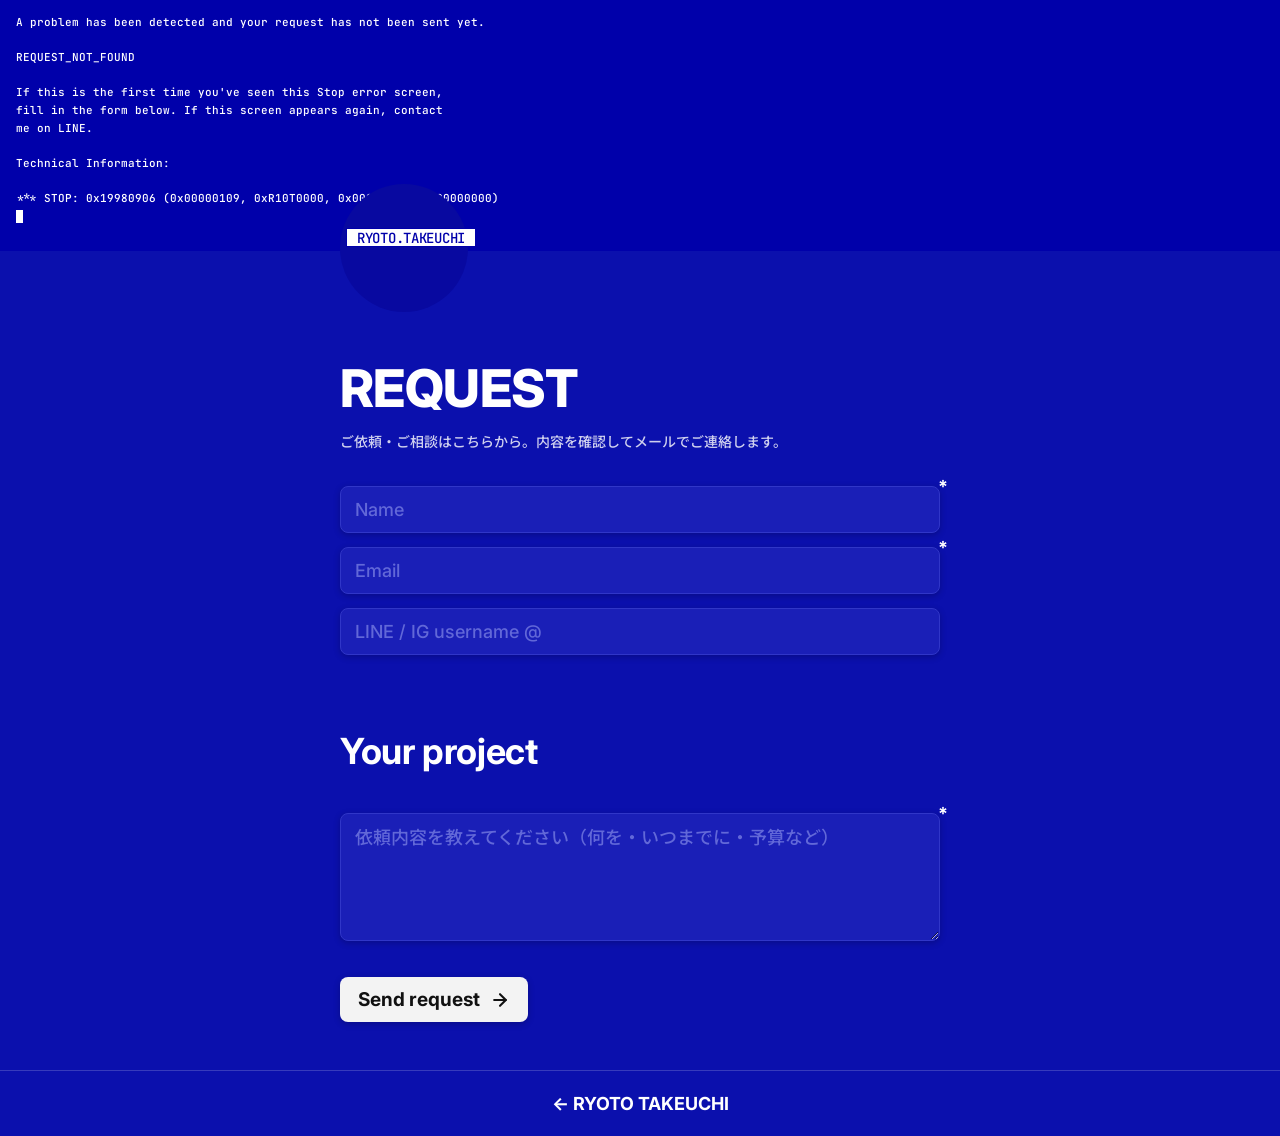
<file: request.html>
<!doctype html>
<html lang="ja">
<head>
<meta charset="utf-8">
<meta name="viewport" content="width=device-width, initial-scale=1, viewport-fit=cover">
<meta name="theme-color" content="#0000aa">
<title>REQUEST — RYOTO TAKEUCHI</title>
<meta name="robots" content="noindex, nofollow, noarchive">
<meta name="description" content="竹内 稜人への依頼フォーム">
<link rel="preconnect" href="https://fonts.googleapis.com">
<link rel="preconnect" href="https://fonts.gstatic.com" crossorigin>
<link href="https://fonts.googleapis.com/css2?family=Inter:wght@500;600;700;800&family=JetBrains+Mono:wght@400;500&family=Noto+Sans+JP:wght@500;700;800&display=swap" rel="stylesheet">
<style>
  :root {
    --bg: #0b10ad;
    --bsod: #0000aa;
    --field: #1a1fb7;
    --field-line: #3036c8;
    --ph: #6268d8;
    --white: #fff;
    --err: #ff6b6b;
    --sans: "Inter", "Noto Sans JP", system-ui, sans-serif;
    --mono: "JetBrains Mono", ui-monospace, Menlo, monospace;
  }
  * { box-sizing: border-box; margin: 0; padding: 0; }
  html { -webkit-text-size-adjust: 100%; background: var(--bg); }
  body {
    background: var(--bg); color: var(--white);
    font-family: var(--sans); font-weight: 500;
    min-height: 100svh;
    -webkit-font-smoothing: antialiased;
  }
  a { color: inherit; }
  button { font: inherit; color: inherit; background: none; border: 0; cursor: pointer; }

  /* ---- ブルースクリーン風カバー ---- */
  .cover {
    background: var(--bsod);
    padding: calc(14px + env(safe-area-inset-top)) 16px 26px;
    min-height: 150px;
    font-family: var(--mono); font-size: 11px; line-height: 1.6;
    white-space: pre-wrap; word-break: break-all;
    overflow: hidden;
  }
  .cover .cur { display: inline-block; width: .6em; height: 1.1em; background: var(--white); vertical-align: text-bottom; animation: blink 1s steps(1) infinite; }
  @keyframes blink { 50% { opacity: 0; } }

  .wrap { max-width: 640px; margin: 0 auto; padding: 0 20px 48px; }

  /* ---- アバター + ラベル ---- */
  .avatar { position: relative; height: 70px; margin-top: -1px; }
  .avatar .circle {
    position: absolute; left: 0; top: -2px;
    width: 128px; height: 128px; border-radius: 50%;
    background: #0809a0;
    transform: translateY(-50%);
  }
  .avatar .label {
    position: absolute; left: 6px; top: -22px;
    background: var(--white); color: var(--bsod);
    font-family: var(--mono); font-size: 14px; line-height: 1; letter-spacing: -.02em;
    padding: 2px 10px 1px; border: 1px solid var(--bsod);
  }

  h1 {
    margin-top: 40px;
    font-weight: 800; font-size: clamp(34px, 9.5vw, 52px); line-height: 1.12;
    letter-spacing: -.01em; text-transform: uppercase;
  }
  .lead { margin-top: 12px; font-size: 14px; line-height: 1.7; opacity: .8; }

  /* ---- form ---- */
  form { margin-top: 32px; display: grid; gap: 14px; }
  .group { margin-top: 26px; display: grid; gap: 14px; }
  .group:first-of-type { margin-top: 0; }
  h2 { font-size: 22px; font-weight: 700; letter-spacing: -.01em; display: flex; align-items: center; gap: 10px; }
  h2.big { font-size: clamp(28px, 7.5vw, 36px); margin-top: 60px; }
  .star { font-size: 18px; line-height: 1; }

  .field { position: relative; }
  .field.req::after {
    content: "*"; position: absolute; top: -8px; right: -8px;
    font-size: 18px; font-weight: 700; line-height: 1;
  }
  input, textarea {
    width: 100%; font: inherit; font-size: 18px; color: var(--white);
    background: var(--field);
    border: 1px solid var(--field-line); border-radius: 8px;
    padding: 12px 14px;
    box-shadow: 0 2px 6px rgba(0,0,30,.25);
    -webkit-appearance: none; appearance: none;
  }
  textarea { min-height: 128px; resize: vertical; line-height: 1.35; }
  input::placeholder, textarea::placeholder { color: var(--ph); }
  input:focus, textarea:focus { outline: none; border-color: var(--white); }
  .bad { border-color: var(--err) !important; }


  .hp { position: absolute; left: -9999px; }

  .submit {
    justify-self: start; margin-top: 18px;
    background: #f3f3f3; color: #111;
    font-size: 19px; font-weight: 700;
    border-radius: 8px; padding: 11px 18px;
    display: inline-flex; align-items: center; gap: 10px;
    box-shadow: 0 2px 6px rgba(0,0,30,.25);
  }
  .submit:active { transform: translateY(1px); }
  .submit:disabled { opacity: .6; cursor: wait; }
  .status { font-size: 15px; }
  .status:empty { display: none; }
  .status.ng { color: var(--err); }

  /* ---- 送信完了 ---- */
  .done { display: none; margin-top: 40px; font-size: 18px; line-height: 1.7; }
  body.sent form, body.sent .lead { display: none; }
  body.sent .done { display: block; }
  .back { display: inline-block; margin-top: 24px; font-weight: 700; }

  footer {
    border-top: 1px solid rgba(255,255,255,.18);
    padding: 22px 16px calc(22px + env(safe-area-inset-bottom));
    text-align: center; font-weight: 700; font-size: 18px;
  }
  footer a { text-decoration: none; }
</style>
<link rel="stylesheet" href="retro.css?v=202611221706">
</head>
<body>
  <div class="cover" id="cover" aria-hidden="true"></div>

  <div class="wrap">
    <div class="avatar"><span class="circle"></span><span class="label">RYOTO.TAKEUCHI</span></div>

    <h1>Request</h1>
    <p class="lead">ご依頼・ご相談はこちらから。内容を確認してメールでご連絡します。</p>

    <form id="form" novalidate>
      <div class="group">
        <div class="field req"><input name="name" required autocomplete="name" placeholder="Name"></div>
        <div class="field req"><input name="email" type="email" required autocomplete="email" placeholder="Email"></div>
        <div class="field"><input name="sns" placeholder="LINE / IG username @"></div>
      </div>

      <h2 class="big">Your project</h2>
      <div class="group">
        <div class="field req"><textarea name="message" required placeholder="依頼内容を教えてください（何を・いつまでに・予算など）"></textarea></div>
      </div>

      <input type="text" name="_gotcha" tabindex="-1" autocomplete="off" class="hp" aria-hidden="true">

      <button type="submit" class="submit" id="send">Send request
        <svg width="20" height="20" viewBox="0 0 24 24" fill="none" stroke="currentColor" stroke-width="2.5" stroke-linecap="round" stroke-linejoin="round" aria-hidden="true"><path d="M5 12h14"/><path d="m12 5 7 7-7 7"/></svg>
      </button>
      <p class="status" id="status" role="status"></p>
    </form>

    <div class="done">
      <h2>Sent ✓</h2>
      <p>ありがとうございます。内容を確認して、入力いただいたメールにご連絡します。</p>
      <a class="back" href="./">← Back</a>
    </div>
  </div>

  <footer><a href="./">← RYOTO TAKEUCHI</a></footer>

<script src="retro.js?v=202611221706"></script>
<script>
/* ==================================================================
   設定
   ================================================================== */
const CONFIG = {
  formEndpoint: "https://formspree.io/f/mbggeoab", // Formspree のフォームURL
};
/* ================================================================== */

const $ = (id) => document.getElementById(id);

/* ---- ブルースクリーン風テキストをタイプ表示 ---- */
const BSOD = `A problem has been detected and your request has not been sent yet.

REQUEST_NOT_FOUND

If this is the first time you've seen this Stop error screen,
fill in the form below. If this screen appears again, contact
me on LINE.

Technical Information:

*** STOP: 0x19980906 (0x00000109, 0xR10T0000, 0x00000000, 0x00000000)
`;
(function typeCover() {
  const el = $("cover");
  if (matchMedia("(prefers-reduced-motion: reduce)").matches) { el.textContent = BSOD; return; }
  let i = 0;
  const cur = document.createElement("span"); cur.className = "cur";
  const step = () => {
    i = Math.min(BSOD.length, i + 3);
    el.textContent = BSOD.slice(0, i);
    el.appendChild(cur);
    if (i < BSOD.length) setTimeout(step, 12);
  };
  step();
})();

/* ---- 送信 ---- */
const form = $("form"), status = $("status"), send = $("send");
form.addEventListener("submit", async (e) => {
  e.preventDefault();
  let ok = true;
  form.querySelectorAll("[required]").forEach((el) => {
    const bad = !el.checkValidity();
    el.classList.toggle("bad", bad);
    if (bad) ok = false;
  });
  if (!ok) { status.className = "status ng"; status.textContent = "* の項目を確認してください"; return; }

  send.disabled = true;
  status.className = "status"; status.textContent = "Sending…";
  try {
    const res = await fetch(CONFIG.formEndpoint, {
      method: "POST", body: new FormData(form), headers: { Accept: "application/json" },
    });
    if (!res.ok) throw new Error(res.status);
    document.body.classList.add("sent");
    scrollTo({ top: 0, behavior: "smooth" });
  } catch {
    status.className = "status ng";
    status.innerHTML = '送信できませんでした。<a href="https://line.me/ti/p/9pq_8edbGT" target="_blank" rel="noopener">LINE</a>から連絡してください。';
  } finally {
    send.disabled = false;
  }
});
form.addEventListener("input", (e) => e.target.classList.remove("bad"));

/* ---- 書きかけのまま戻ろうとしたら Win98風に確認 ---- */
const dirty = () => !document.body.classList.contains("sent") &&
  [...form.querySelectorAll("input:not(.hp), textarea")].some((el) => el.value.trim());
document.querySelectorAll('a[href="./"]').forEach((a) => a.addEventListener("click", async (e) => {
  if (!dirty()) return;
  e.preventDefault();
  const ans = await retro.dialog({
    title: "Request Wizard",
    message: "The new request has not been sent yet.\nAre you sure you want to exit the wizard?",
    buttons: ["Yes", "No"],
  });
  if (ans === "Yes") retro.go(a.href);
}));
addEventListener("beforeunload", (e) => { if (dirty() && !document.querySelector(".w98-trans")) e.preventDefault(); });
</script>
</body>
</html>
</file>
<file: retro.css>
/* ==================================================================
   retro.css — Win98風ダイアログ / ページ遷移の演出（全ページ共通）
   ================================================================== */
.w98, .w98 * {
  font-family: Tahoma, "MS UI Gothic", "Noto Sans JP", "Hiragino Sans", sans-serif;
  text-transform: none; letter-spacing: normal; line-height: 1.35;
  -webkit-font-smoothing: none; font-smooth: never;
  box-sizing: border-box;
}
.w98 {
  background: #c0c0c0; color: #000; font-size: 13px;
  box-shadow: inset -1px -1px #0a0a0a, inset 1px 1px #dfdfdf, inset -2px -2px #808080, inset 2px 2px #fff;
  padding: 3px;
}
.w98-title {
  display: flex; align-items: center; justify-content: space-between; gap: 8px;
  background: linear-gradient(90deg, #000080, #1084d0);
  color: #fff; font-weight: 700; font-size: 13px;
  padding: 3px 3px 3px 6px; user-select: none;
}
.w98-title span { overflow: hidden; text-overflow: ellipsis; white-space: nowrap; }
.w98-x {
  flex-shrink: 0; width: 18px; height: 16px; padding: 0; border: 0; cursor: pointer;
  background: #c0c0c0; color: #000; font-size: 11px; font-weight: 700; line-height: 14px;
  box-shadow: inset -1px -1px #0a0a0a, inset 1px 1px #fff, inset -2px -2px #808080, inset 2px 2px #dfdfdf;
}
.w98-body { display: flex; gap: 16px; align-items: flex-start; padding: 18px 16px 10px; }
.w98-icon { flex-shrink: 0; width: 34px; height: 34px; }
.w98-msg p + p { margin-top: 12px; }
.w98-btns { display: flex; justify-content: center; gap: 8px; padding: 8px 12px 10px; }
.w98-btn {
  min-width: 78px; padding: 5px 12px; border: 0; cursor: pointer;
  background: #c0c0c0; color: #000; font-size: 13px;
  box-shadow: inset -1px -1px #0a0a0a, inset 1px 1px #fff, inset -2px -2px #808080, inset 2px 2px #dfdfdf;
}
.w98-btn:active { box-shadow: inset -1px -1px #fff, inset 1px 1px #0a0a0a, inset -2px -2px #dfdfdf, inset 2px 2px #808080; }
.w98-btn:focus-visible, .w98-btn.def:focus { outline: 1px dotted #000; outline-offset: -5px; }

.w98-field { display: flex; align-items: center; gap: 8px; margin-top: 12px; }
.w98-field input {
  flex: 1; min-width: 0; font-size: 16px; padding: 3px 4px; border: 0; border-radius: 0; background: #fff; color: #000;
  box-shadow: inset -1px -1px #fff, inset 1px 1px #808080, inset -2px -2px #dfdfdf, inset 2px 2px #0a0a0a;
}
.w98-field input:focus { outline: none; }

/* ---- 全画面 ---- */
.w98-screen { position: fixed; inset: 0; z-index: 1003; overflow: auto; cursor: pointer; outline: none; text-transform: none; letter-spacing: normal; }
.w98-screen.apache { background: #fff; color: #000; font: 16px/1.4 "Times New Roman", Times, serif; padding: 20px 16px; }
.w98-screen.apache h1 { font-size: 32px; font-weight: 700; margin: 0 0 18px; }
.w98-screen.apache p { margin: 0 0 16px; }
.w98-screen.apache hr { border: 0; border-top: 1px solid #888; margin: 16px 0 8px; }
.w98-screen.apache address { font-style: italic; }
.w98-screen.bsod {
  background: #0000aa; color: #fff; font: 15px/1.5 "JetBrains Mono", ui-monospace, Menlo, monospace;
  display: grid; place-items: center; padding: 24px 20px;
}
.w98-screen.bsod .box { max-width: 620px; }
.w98-screen.bsod .head { display: table; margin: 0 auto 22px; background: #aaa; color: #0000aa; padding: 0 8px; font-weight: 700; }
.w98-screen.bsod p { margin-bottom: 16px; }
.w98-screen.bsod .cont { text-align: center; }
.w98-screen.bsod .cur { animation: w98-blink 1s steps(1) infinite; }
.w98-screen.term {
  background: #000; color: #00ff41; font: 14px/1.7 "JetBrains Mono", ui-monospace, Menlo, monospace;
  padding: calc(24px + env(safe-area-inset-top)) 18px; text-shadow: 0 0 6px rgba(0,255,65,.6);
}
.w98-screen.term::after {
  content: ""; position: fixed; inset: 0; pointer-events: none;
  background: repeating-linear-gradient(0deg, rgba(255,255,255,.04) 0 1px, transparent 1px 3px);
}
.w98-screen.win { background: rgba(0,0,0,.35); display: grid; place-items: center; padding: 16px; cursor: default; }
.w98-note { width: min(460px, 100%); }
.w98-note .menu { display: flex; gap: 14px; padding: 3px 6px; font-size: 13px; }
.w98-note .menu u { text-decoration: underline; }
.w98-note .paper {
  background: #fff; margin: 2px; padding: 8px 10px; min-height: 220px;
  font: 14px/1.7 "Courier New", Courier, monospace; white-space: pre-wrap; word-break: break-word;
  box-shadow: inset -1px -1px #fff, inset 1px 1px #808080, inset -2px -2px #dfdfdf, inset 2px 2px #0a0a0a;
}
.w98-note .paper .rd { background: #000; color: #000; user-select: none; }
@keyframes w98-blink { 50% { opacity: 0; } }

/* ---- モーダル ---- */
.w98-modal {
  position: fixed; inset: 0; z-index: 1000;
  display: grid; place-items: center; padding: 16px;
  background: rgba(0, 0, 0, .15);
}
.w98-dlg { width: min(420px, 100%); }

/* ---- ページ遷移：ダウンロード風 ---- */
.w98-trans {
  position: fixed; inset: 0; z-index: 1001;
  display: grid; place-items: center; padding: 16px;
  background: #000;
  animation: w98-flicker .12s steps(2) infinite;
}
.w98-trans::after { /* 走査線 */
  content: ""; position: absolute; inset: 0; pointer-events: none;
  background: repeating-linear-gradient(0deg, rgba(255,255,255,.04) 0 1px, transparent 1px 3px);
}
.w98-trans .w98-dlg { position: relative; z-index: 1; }
.w98-dl .w98-body { display: block; padding: 14px 14px 12px; }
.w98-dl .anim { display: flex; align-items: center; justify-content: space-between; gap: 6px; margin-bottom: 12px; }
.w98-dl .anim .fly { flex: 1; height: 16px; position: relative; overflow: hidden; }
.w98-dl .anim .fly i {
  position: absolute; top: 2px; width: 10px; height: 12px; background: #fff;
  box-shadow: inset -1px -1px #808080, 1px 1px #000;
  animation: w98-fly .7s linear infinite;
}
.w98-dl .anim .fly i:nth-child(2) { animation-delay: .23s; }
.w98-dl .anim .fly i:nth-child(3) { animation-delay: .46s; }
.w98-dl .path { font-size: 12px; margin-bottom: 10px; word-break: break-all; }
.w98-bar {
  height: 20px; padding: 3px; background: #fff;
  box-shadow: inset -1px -1px #fff, inset 1px 1px #808080, inset -2px -2px #dfdfdf, inset 2px 2px #0a0a0a;
}
.w98-bar i {
  display: block; height: 100%; width: 0;
  background: repeating-linear-gradient(90deg, #000080 0 9px, transparent 9px 11px);
}
.w98-dl .small { font-size: 12px; margin-top: 8px; }
.w98-dl .warn { color: #800000; }
@keyframes w98-fly { from { left: -12px; } to { left: 100%; } }
@keyframes w98-flicker { 50% { background: #050805; } }

/* ---- ページ到着：ブラウン管が点く ---- */
.crt-on {
  position: fixed; inset: 0; z-index: 1002; pointer-events: none; background: #000;
  animation: crt-fade .5s .28s ease-out forwards;
}
.crt-on::before {
  content: ""; position: absolute; left: 0; right: 0; top: 50%; height: 2px; margin-top: -1px;
  background: #fff; box-shadow: 0 0 12px #fff;
  transform: scaleX(0); animation: crt-line .3s ease-out forwards;
}
@keyframes crt-line { 60% { transform: scaleX(1); height: 2px; } 100% { transform: scaleX(1) scaleY(60); opacity: 0; } }
@keyframes crt-fade { to { opacity: 0; } }
@media (prefers-reduced-motion: reduce) {
  .crt-on { display: none; }
  .w98-trans { animation: none; }
}
</file>
